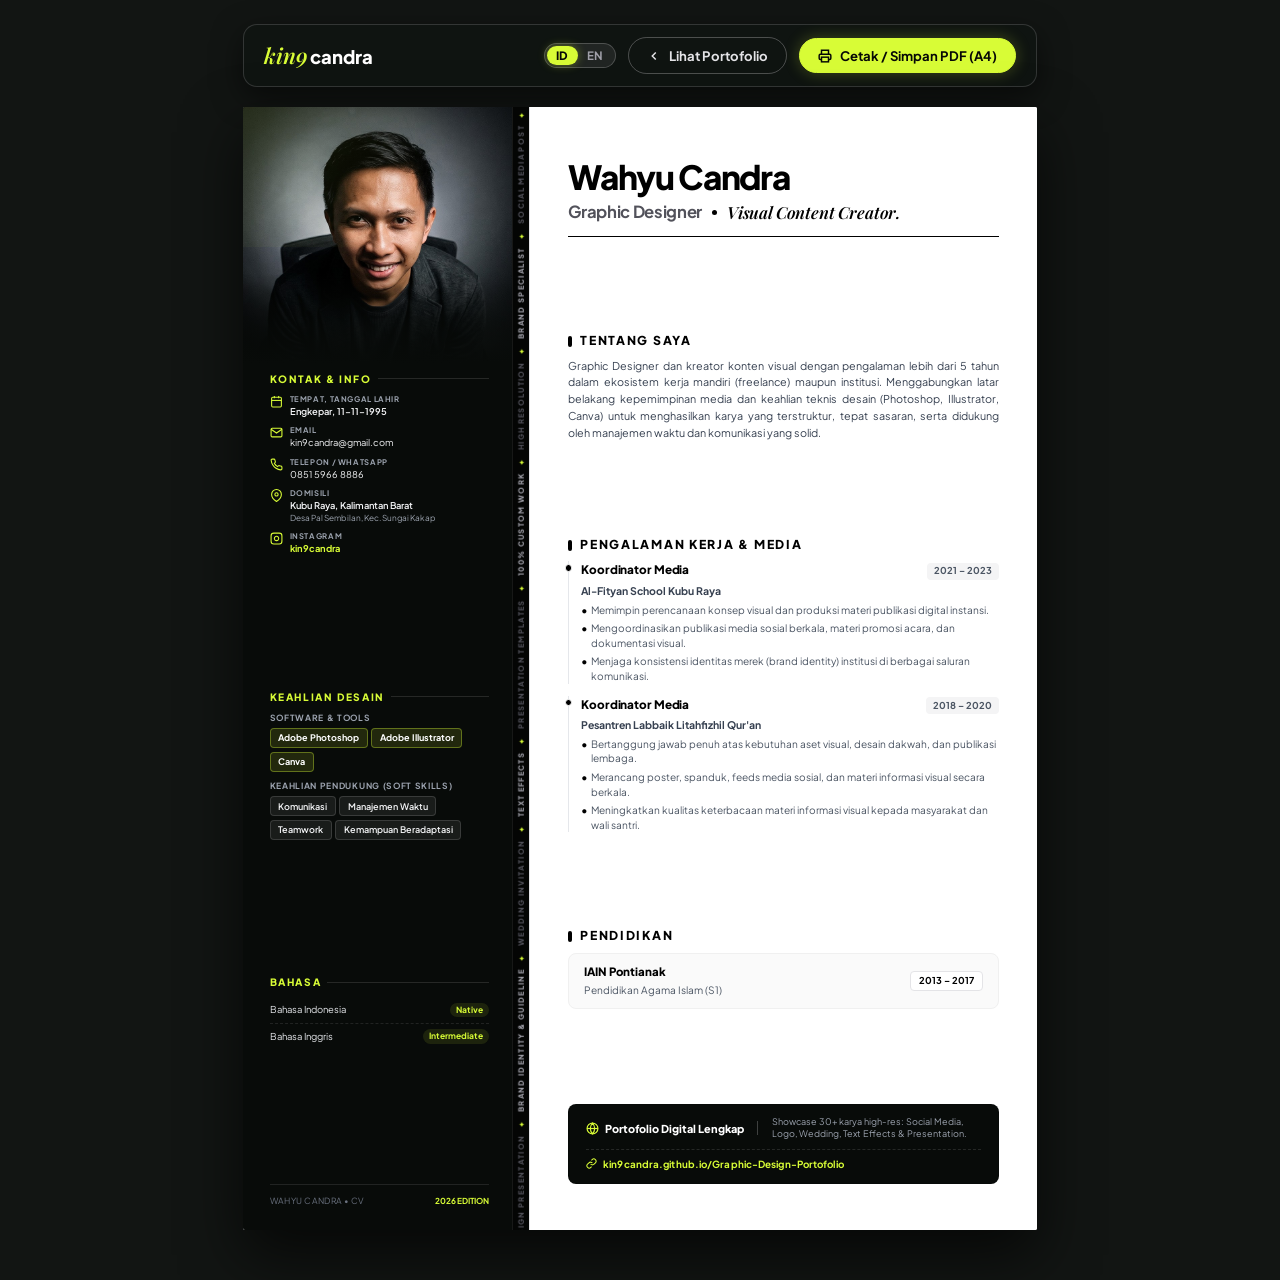
<file: cv.html>
<!DOCTYPE html>
<html lang="id">
<head>
  <meta charset="UTF-8">
  <meta name="viewport" content="width=device-width, initial-scale=1.0">
  <title>Curriculum Vitae - Wahyu Candra | Graphic Designer</title>
  <meta name="description" content="Curriculum Vitae resmi Wahyu Candra (kin9candra) - Graphic Designer dan Kreator Konten Visual profesional.">
  
  <!-- Favicon -->
  <link rel="icon" type="image/png" href="Icon%20Website/Logo%20kin9candra%20white.png">

  <!-- Google Fonts: Plus Jakarta Sans & Playfair Display -->
  <link rel="preconnect" href="https://fonts.googleapis.com">
  <link rel="preconnect" href="https://fonts.gstatic.com" crossorigin>
  <link href="https://fonts.googleapis.com/css2?family=Playfair+Display:ital,wght@0,600;0,700;1,400;1,500;1,600&family=Plus+Jakarta+Sans:wght@300;400;500;600;700;800&display=swap" rel="stylesheet">

  <style>
    /* ===================================================================
       CSS RESET & VARIABLES
       =================================================================== */
    *, *::before, *::after {
      box-sizing: border-box;
      margin: 0;
      padding: 0;
    }

    :root {
      --color-dark: #080b09;
      --color-dark-surface: #101412;
      --color-dark-border: rgba(255, 255, 255, 0.12);
      --accent-lime: #d8fc36;
      --accent-pink: #ff3b81;
      --accent-purple: #a855f7;
      --accent-lime-glow: rgba(216, 252, 54, 0.35);
      
      --color-white: #ffffff;
      --color-light-bg: #fbfbfb;
      --color-text-main: #18181b;
      --color-text-muted: #52525b;
      --color-border-light: #e4e4e7;
      
      --font-sans: 'Plus Jakarta Sans', -apple-system, BlinkMacSystemFont, sans-serif;
      --font-serif: 'Playfair Display', Georgia, serif;
    }

    body {
      font-family: var(--font-sans);
      background-color: #121513;
      color: var(--color-text-main);
      line-height: 1.45;
      -webkit-font-smoothing: antialiased;
      padding: 24px 15px 50px;
      display: flex;
      flex-direction: column;
      align-items: center;
    }

    /* ===================================================================
       FLOATING ACTION BAR (SCREEN ONLY)
       =================================================================== */
    .action-bar {
      width: 100%;
      max-width: 210mm;
      display: flex;
      justify-content: space-between;
      align-items: center;
      margin-bottom: 20px;
      padding: 12px 20px;
      background: rgba(16, 20, 18, 0.9);
      backdrop-filter: blur(12px);
      -webkit-backdrop-filter: blur(12px);
      border: 1px solid rgba(255, 255, 255, 0.15);
      border-radius: 14px;
      box-shadow: 0 10px 30px rgba(0, 0, 0, 0.5);
    }

    .action-brand {
      display: inline-flex;
      align-items: baseline;
      text-decoration: none;
    }

    .brand-kin9 {
      font-family: var(--font-serif);
      font-style: italic;
      font-size: 1.35rem;
      font-weight: 600;
      color: var(--accent-lime);
    }

    .brand-candra {
      font-family: var(--font-sans);
      font-weight: 800;
      font-size: 1.15rem;
      color: #ffffff;
      margin-left: 2px;
    }

    .action-buttons {
      display: flex;
      align-items: center;
      gap: 12px;
    }

    .btn-action {
      display: inline-flex;
      align-items: center;
      gap: 8px;
      padding: 8px 18px;
      border-radius: 9999px;
      font-size: 0.82rem;
      font-weight: 700;
      text-decoration: none;
      cursor: pointer;
      transition: all 0.25s ease;
      font-family: var(--font-sans);
    }

    .btn-back {
      background: transparent;
      color: #e4e4e7;
      border: 1px solid rgba(255, 255, 255, 0.25);
    }

    .btn-back:hover {
      background: rgba(255, 255, 255, 0.1);
      color: #ffffff;
    }

    .btn-print {
      background: var(--accent-lime);
      color: #060806;
      border: 1px solid var(--accent-lime);
      box-shadow: 0 0 15px rgba(216, 252, 54, 0.25);
    }

    .btn-print:hover {
      background: #ffffff;
      border-color: #ffffff;
      transform: translateY(-1px);
      box-shadow: 0 4px 18px rgba(255, 255, 255, 0.35);
    }

    /* ===================================================================
       A4 CV SHEET CONTAINER
       Exact Standard Dimensions: 210mm x 297mm
       3-Column Grid:
       1. Dark Sidebar: 71mm
       2. Vertical Divider Strip (Static Running Text): 5mm
       3. Main Clean White Column: 134mm
       Total = 210mm
       =================================================================== */
    .cv-sheet {
      width: 210mm;
      height: 297mm;
      min-height: 297mm;
      max-height: 297mm;
      background: var(--color-white);
      box-shadow: 0 25px 60px rgba(0, 0, 0, 0.65);
      border-radius: 2px;
      overflow: hidden;
      display: grid;
      grid-template-columns: 71mm 5mm 134mm;
      position: relative;
    }

    /* ===================================================================
       1. LEFT COLUMN (DARK LUXURY EDITORIAL SIDEBAR)
       Tanpa frame foto, subjek presisi di tengah bidang,
       dengan 5 floating badges statis khas headline portofolio.
       =================================================================== */
    .sidebar-col {
      background-color: var(--color-dark);
      color: #ffffff;
      display: flex;
      flex-direction: column;
      justify-content: space-between;
      position: relative;
      overflow: hidden;
    }

    /* Subtle atmospheric glow effect */
    .sidebar-col::before {
      content: "";
      position: absolute;
      top: 0;
      left: 0;
      width: 100%;
      height: 140px;
      background: radial-gradient(circle at top left, rgba(216, 252, 54, 0.1) 0%, transparent 70%);
      pointer-events: none;
      z-index: 1;
    }

    /* Photo Showcase Header (Seamless, NO Frame, Center-Subject) */
    .hero-photo-showcase {
      width: 100%;
      height: 68mm;
      position: relative;
      overflow: hidden;
      background-color: #060806;
      flex-shrink: 0;
    }

    .hero-photo-img {
      width: 100%;
      height: 100%;
      object-fit: cover;
      object-position: center 10%; /* Subjek Wahyu Candra presisi di tengah bidang horizontal */
      display: block;
    }

    /* Smooth Gradient Fade at Bottom of Photo into Dark Sidebar */
    .hero-photo-fade {
      position: absolute;
      bottom: 0;
      left: 0;
      width: 100%;
      height: 24mm;
      background: linear-gradient(to bottom, transparent 0%, rgba(8, 11, 9, 0.7) 60%, var(--color-dark) 100%);
      pointer-events: none;
      z-index: 2;
    }

    /* Sidebar Main Content (Padded Text Sections) */
    .sidebar-content {
      padding: 2mm 6mm 6mm 7mm;
      position: relative;
      z-index: 3;
      display: flex;
      flex-direction: column;
      justify-content: space-between;
      flex: 1;
    }

    /* Sidebar Content Sections */
    .sidebar-section {
      margin-bottom: 3.8mm;
      position: relative;
    }

    .sidebar-title {
      font-family: var(--font-sans);
      font-size: 7.6pt;
      font-weight: 800;
      letter-spacing: 0.16em;
      text-transform: uppercase;
      color: var(--accent-lime);
      margin-bottom: 2mm;
      display: flex;
      align-items: center;
      gap: 6px;
    }

    .sidebar-title::after {
      content: "";
      flex: 1;
      height: 1px;
      background: rgba(255, 255, 255, 0.12);
    }

    /* Contact List */
    .contact-list {
      list-style: none;
      display: flex;
      flex-direction: column;
      gap: 2.1mm;
    }

    .contact-item {
      display: flex;
      align-items: flex-start;
      gap: 7px;
      font-size: 7pt;
      color: #d1d5db;
      line-height: 1.35;
    }

    .contact-icon {
      width: 13px;
      height: 13px;
      flex-shrink: 0;
      color: var(--accent-lime);
      margin-top: 1px;
    }

    .contact-meta-label {
      display: block;
      font-size: 5.8pt;
      font-weight: 700;
      text-transform: uppercase;
      letter-spacing: 0.08em;
      color: #9ca3af;
      margin-bottom: 0.5px;
    }

    .contact-val {
      font-weight: 600;
      color: #f3f4f6;
    }

    .contact-sub {
      font-size: 6.2pt;
      color: #9ca3af;
      margin-top: 0.5px;
    }

    .contact-link {
      color: #f3f4f6;
      text-decoration: none;
      transition: color 0.2s;
      word-break: break-all;
    }

    .contact-link:hover {
      color: var(--accent-lime);
    }

    /* Skills Badges */
    .skills-group {
      display: flex;
      flex-direction: column;
      gap: 2.2mm;
    }

    .skill-sub-label {
      font-size: 6.4pt;
      font-weight: 700;
      text-transform: uppercase;
      letter-spacing: 0.08em;
      color: #9ca3af;
      margin-bottom: 1mm;
    }

    .skill-pills {
      display: flex;
      flex-wrap: wrap;
      gap: 3.5px;
    }

    .skill-pill {
      font-size: 6.8pt;
      font-weight: 600;
      padding: 2.5px 7.5px;
      border-radius: 4px;
      background: rgba(255, 255, 255, 0.07);
      border: 1px solid rgba(255, 255, 255, 0.14);
      color: #f3f4f6;
    }

    .skill-pill.highlight {
      background: rgba(216, 252, 54, 0.12);
      border-color: rgba(216, 252, 54, 0.35);
      color: #ffffff;
      font-weight: 700;
    }

    /* Languages */
    .lang-item {
      display: flex;
      justify-content: space-between;
      align-items: center;
      font-size: 7.1pt;
      padding: 1.5mm 0;
      border-bottom: 1px dashed rgba(255, 255, 255, 0.1);
      color: #e5e7eb;
    }

    .lang-item:last-child {
      border-bottom: none;
    }

    .lang-level {
      font-size: 6.4pt;
      font-weight: 700;
      color: var(--accent-lime);
      background: rgba(216, 252, 54, 0.1);
      padding: 1px 6px;
      border-radius: 9999px;
    }

    .sidebar-footer-brand {
      padding-top: 2.5mm;
      border-top: 1px solid rgba(255, 255, 255, 0.1);
      display: flex;
      align-items: center;
      justify-content: space-between;
    }

    .brand-mini-text {
      font-size: 6.4pt;
      color: #6b7280;
      letter-spacing: 0.05em;
    }

    /* ===================================================================
       2. VERTICAL DIVIDER SPINE (STATIC RUNNING TEXT STRIP)
       Diadaptasi dari Running Text Marquee Web Portofolio
       Menjadi garis pembatas vertikal statis setinggi 297mm
       =================================================================== */
    .vertical-divider-spine {
      background-color: #040504;
      border-left: 1px solid rgba(255, 255, 255, 0.08);
      border-right: 1px solid #e4e4e7;
      display: flex;
      align-items: center;
      justify-content: center;
      overflow: hidden;
      position: relative;
      height: 100%;
    }

    .spine-ticker-text {
      writing-mode: vertical-rl;
      transform: rotate(180deg);
      white-space: nowrap;
      font-family: var(--font-sans);
      font-size: 5.6pt;
      font-weight: 800;
      letter-spacing: 0.18em;
      text-transform: uppercase;
      color: #52525b;
      user-select: none;
      display: flex;
      align-items: center;
    }

    .spine-ticker-text span.ticker-highlight {
      color: #a1a1aa;
    }

    .spine-ticker-text .spine-dot {
      color: var(--accent-lime);
      font-size: 5pt;
      margin: 1.8mm 0;
      display: inline-block;
    }

    /* ===================================================================
       3. RIGHT COLUMN (PURE WHITE CLEAN EDITORIAL CONTENT)
       =================================================================== */
    .main-col {
      background-color: var(--color-white);
      padding: 14mm 10mm 12mm 10mm;
      display: flex;
      flex-direction: column;
      justify-content: space-between;
      height: 100%;
    }

    /* Header Profile Info */
    .main-header {
      border-bottom: 1.5px solid #000000;
      padding-bottom: 3.2mm;
      margin-bottom: 4mm;
    }

    .name-heading {
      font-family: var(--font-sans);
      font-size: 25pt;
      font-weight: 800;
      letter-spacing: -0.04em;
      line-height: 1;
      color: #000000;
      margin-bottom: 1.8mm;
    }

    .role-heading {
      font-family: var(--font-sans);
      font-size: 12.5pt;
      font-weight: 700;
      color: var(--color-text-muted);
      letter-spacing: -0.02em;
      display: flex;
      align-items: center;
      gap: 6px;
    }

    .role-serif-accent {
      font-family: var(--font-serif);
      font-style: italic;
      font-weight: 600;
      color: #000000;
      letter-spacing: -0.01em;
    }

    .role-badge {
      display: inline-block;
      width: 5px;
      height: 5px;
      border-radius: 50%;
      background-color: #000000;
      margin: 0 4px;
    }

    /* Content Section */
    .content-section {
      margin-bottom: 4mm;
    }

    .section-title {
      font-family: var(--font-sans);
      font-size: 9.2pt;
      font-weight: 800;
      letter-spacing: 0.14em;
      text-transform: uppercase;
      color: #000000;
      margin-bottom: 2mm;
      display: flex;
      align-items: center;
      gap: 8px;
    }

    .section-title::before {
      content: "";
      display: inline-block;
      width: 4px;
      height: 11px;
      background: #000000;
      border-radius: 2px;
    }

    /* Professional Summary */
    .summary-text {
      font-size: 8.1pt;
      color: #374151;
      line-height: 1.55;
      text-align: justify;
    }

    /* Experience Timeline */
    .experience-list {
      display: flex;
      flex-direction: column;
      gap: 3.2mm;
    }

    .experience-item {
      position: relative;
      padding-left: 12px;
      border-left: 1.5px solid #e5e7eb;
    }

    .experience-item::before {
      content: "";
      position: absolute;
      left: -4.5px;
      top: 3px;
      width: 7.5px;
      height: 7.5px;
      border-radius: 50%;
      background: #000000;
      border: 1.5px solid #ffffff;
    }

    .exp-header {
      display: flex;
      justify-content: space-between;
      align-items: baseline;
      margin-bottom: 0.8mm;
    }

    .exp-role {
      font-size: 8.8pt;
      font-weight: 800;
      color: #000000;
      letter-spacing: -0.01em;
    }

    .exp-period {
      font-size: 7.1pt;
      font-weight: 700;
      color: #4b5563;
      background: #f4f4f5;
      padding: 1.5px 7px;
      border-radius: 4px;
    }

    .exp-company {
      font-size: 7.9pt;
      font-weight: 700;
      color: #374151;
      margin-bottom: 1.2mm;
    }

    .exp-bullets {
      list-style: none;
      display: flex;
      flex-direction: column;
      gap: 1mm;
    }

    .exp-bullets li {
      font-size: 7.6pt;
      color: #4b5563;
      line-height: 1.45;
      position: relative;
      padding-left: 10px;
    }

    .exp-bullets li::before {
      content: "•";
      position: absolute;
      left: 0;
      color: #000000;
      font-weight: bold;
    }

    /* Education Item */
    .edu-card {
      background: #fafafa;
      border: 1px solid #f0f0f0;
      border-radius: 8px;
      padding: 2.8mm 4mm;
      display: flex;
      justify-content: space-between;
      align-items: center;
    }

    .edu-inst {
      font-size: 8.6pt;
      font-weight: 800;
      color: #000000;
    }

    .edu-degree {
      font-size: 7.6pt;
      color: #4b5563;
      margin-top: 0.5mm;
    }

    .edu-period {
      font-size: 7.1pt;
      font-weight: 700;
      color: #000000;
      background: #ffffff;
      border: 1px solid #e4e4e7;
      padding: 2px 8px;
      border-radius: 4px;
    }

    /* Portfolio Callout Box (Seimbang & Proporsional: Judul | Deskripsi, lalu Link di Bawah) */
    .portfolio-callout {
      background: #080b09;
      border-radius: 8px;
      padding: 3mm 4.5mm 3.2mm;
      display: flex;
      flex-direction: column;
      gap: 2.2mm;
      color: #ffffff;
      border: 1px solid rgba(0, 0, 0, 0.1);
    }

    .callout-top-row {
      display: flex;
      align-items: center;
      gap: 3.5mm;
    }

    .callout-title {
      font-size: 8.2pt;
      font-weight: 800;
      color: #ffffff;
      display: flex;
      align-items: center;
      gap: 6px;
      white-space: nowrap;
      flex-shrink: 0;
    }

    .callout-divider-v {
      width: 1px;
      height: 14px;
      background: rgba(255, 255, 255, 0.22);
      flex-shrink: 0;
    }

    .callout-desc {
      font-size: 6.8pt;
      color: #9ca3af;
      line-height: 1.35;
      margin: 0;
    }

    .callout-bottom-row {
      display: flex;
      align-items: center;
      padding-top: 1.8mm;
      border-top: 1px dashed rgba(255, 255, 255, 0.12);
    }

    .callout-url-link {
      display: inline-flex;
      align-items: center;
      gap: 6px;
      font-family: var(--font-sans);
      font-size: 7.4pt;
      font-weight: 700;
      color: var(--accent-lime);
      text-decoration: none;
      letter-spacing: 0.01em;
      transition: all 0.2s ease;
    }

    .callout-url-link:hover {
      color: #ffffff;
    }

    /* Language Switcher Pill Toggle */
    .lang-switch {
      display: inline-flex;
      align-items: center;
      background: rgba(255, 255, 255, 0.08);
      border: 1px solid rgba(255, 255, 255, 0.2);
      border-radius: 9999px;
      padding: 2px;
      cursor: pointer;
      user-select: none;
      transition: all 0.25s ease;
      outline: none;
    }

    .lang-switch:hover {
      background: rgba(255, 255, 255, 0.15);
      border-color: rgba(216, 252, 54, 0.5);
    }

    .lang-switch .lang-option {
      font-family: var(--font-sans);
      font-size: 0.72rem;
      font-weight: 700;
      padding: 4px 9px;
      border-radius: 9999px;
      color: #a1a1aa;
      transition: all 0.25s ease;
      line-height: 1;
      letter-spacing: 0.04em;
    }

    .lang-switch .lang-option.active {
      background: var(--accent-lime);
      color: #060806;
      font-weight: 800;
      box-shadow: 0 0 10px rgba(216, 252, 54, 0.35);
    }

    /* ===================================================================
       PRINT STYLING (PERFECT 1-PAGE A4 OUTPUT)
       =================================================================== */
    @page {
      size: A4 portrait;
      margin: 0;
    }

    @media print {
      html, body {
        background: none !important;
        padding: 0 !important;
        margin: 0 !important;
        width: 210mm !important;
        height: 297mm !important;
      }

      .no-print {
        display: none !important;
      }

      .cv-sheet {
        box-shadow: none !important;
        border-radius: 0 !important;
        margin: 0 !important;
        width: 210mm !important;
        height: 297mm !important;
        min-height: 297mm !important;
        max-height: 297mm !important;
        page-break-after: avoid !important;
        page-break-inside: avoid !important;
      }
    }
  </style>
</head>
<body>

  <!-- ===================================================================
       Floating Action Bar (Disembunyikan Otomatis Saat Dicetak / Save PDF)
       =================================================================== -->
  <aside class="action-bar no-print" aria-label="Aksi Halaman CV">
    <a href="index.html" class="action-brand">
      <span class="brand-kin9">kin9</span><span class="brand-candra">candra</span>
    </a>

    <div class="action-buttons">
      <!-- Language Switcher Pill Toggle -->
      <button type="button" class="lang-switch" id="cvLangSwitch" aria-label="Ganti Bahasa / Switch Language" title="Ganti Bahasa / Switch Language">
        <span class="lang-option lang-id active">ID</span>
        <span class="lang-option lang-en">EN</span>
      </button>

      <a href="index.html" class="btn-action btn-back">
        <svg width="14" height="14" viewBox="0 0 24 24" fill="none" stroke="currentColor" stroke-width="2.5"><polyline points="15 18 9 12 15 6"></polyline></svg>
        <span data-i18n="cv_btn_back">Lihat Portofolio</span>
      </a>
      <button type="button" class="btn-action btn-print" onclick="window.print()">
        <svg width="14" height="14" viewBox="0 0 24 24" fill="none" stroke="currentColor" stroke-width="2.5"><polyline points="6 9 6 2 18 2 18 9"></polyline><path d="M6 18H4a2 2 0 0 1-2-2v-5a2 2 0 0 1 2-2h16a2 2 0 0 1 2 2v5a2 2 0 0 1-2 2h-2"></path><rect x="6" y="14" width="12" height="8"></rect></svg>
        <span data-i18n="cv_btn_print">Cetak / Simpan PDF (A4)</span>
      </button>
    </div>
  </aside>

  <!-- ===================================================================
       A4 CV Canvas Sheet (210mm x 297mm)
       =================================================================== -->
  <main class="cv-sheet" id="cvCanvas">

    <!-- ==================== 1. LEFT COLUMN (DARK SIDEBAR) ==================== -->
    <aside class="sidebar-col">
      
      <!-- Showcase Foto Subjek Asli: Bersih Tanpa Frame, Subjek Presisi di Tengah Bidang -->
      <div class="hero-photo-showcase">
        <img src="Headline/Wahyu_Candra_CV.jpg" alt="Foto Wahyu Candra - Graphic Designer" class="hero-photo-img">
        <div class="hero-photo-fade"></div>
      </div>

      <!-- Bagian Konten Teks Sidebar -->
      <div class="sidebar-content">
        
        <!-- 1. Kontak & Identitas Diri -->
        <section class="sidebar-section">
          <h2 class="sidebar-title" data-i18n="cv_title_contact">Kontak &amp; Info</h2>
          <ul class="contact-list">
            
            <!-- Tempat Tanggal Lahir -->
            <li class="contact-item">
              <svg class="contact-icon" viewBox="0 0 24 24" fill="none" stroke="currentColor" stroke-width="2"><rect x="3" y="4" width="18" height="18" rx="2" ry="2"></rect><line x1="16" y1="2" x2="16" y2="6"></line><line x1="8" y1="2" x2="8" y2="6"></line><line x1="3" y1="10" x2="21" y2="10"></line></svg>
              <div>
                <span class="contact-meta-label" data-i18n="cv_lbl_ttl">Tempat, Tanggal Lahir</span>
                <span class="contact-val" data-i18n="cv_val_ttl">Engkepar, 11-11-1995</span>
              </div>
            </li>

            <!-- Email -->
            <li class="contact-item">
              <svg class="contact-icon" viewBox="0 0 24 24" fill="none" stroke="currentColor" stroke-width="2"><path d="M4 4h16c1.1 0 2 .9 2 2v12c0 1.1-.9 2-2 2H4c-1.1 0-2-.9-2-2V6c0-1.1.9-2 2-2z"></path><polyline points="22,6 12,13 2,6"></polyline></svg>
              <div>
                <span class="contact-meta-label" data-i18n="cv_lbl_email">Email</span>
                <a href="mailto:kin9candra@gmail.com" class="contact-link">kin9candra@gmail.com</a>
              </div>
            </li>

            <!-- WhatsApp -->
            <li class="contact-item">
              <svg class="contact-icon" viewBox="0 0 24 24" fill="none" stroke="currentColor" stroke-width="2"><path d="M22 16.92v3a2 2 0 0 1-2.18 2 19.79 19.79 0 0 1-8.63-3.07 19.5 19.5 0 0 1-6-6 19.79 19.79 0 0 1-3.07-8.67A2 2 0 0 1 4.11 2h3a2 2 0 0 1 2 1.72 12.84 12.84 0 0 0 .7 2.81 2 2 0 0 1-.45 2.11L8.09 9.91a16 16 0 0 0 6 6l1.27-1.27a2 2 0 0 1 2.11-.45 12.84 12.84 0 0 0 2.81.7A2 2 0 0 1 22 16.92z"></path></svg>
              <div>
                <span class="contact-meta-label" data-i18n="cv_lbl_wa">Telepon / WhatsApp</span>
                <a href="https://wa.me/6285159668886" target="_blank" rel="noopener noreferrer" class="contact-link">0851 5966 8886</a>
              </div>
            </li>

            <!-- Domisili -->
            <li class="contact-item">
              <svg class="contact-icon" viewBox="0 0 24 24" fill="none" stroke="currentColor" stroke-width="2"><path d="M21 10c0 7-9 13-9 13s-9-6-9-13a9 9 0 0 1 18 0z"></path><circle cx="12" cy="10" r="3"></circle></svg>
              <div>
                <span class="contact-meta-label" data-i18n="cv_lbl_domisili">Domisili</span>
                <span class="contact-val" data-i18n="cv_val_domisili">Kubu Raya, Kalimantan Barat</span>
                <div class="contact-sub" data-i18n="cv_sub_domisili">Desa Pal Sembilan, Kec. Sungai Kakap</div>
              </div>
            </li>

            <!-- Instagram -->
            <li class="contact-item">
              <svg class="contact-icon" viewBox="0 0 24 24" fill="none" stroke="currentColor" stroke-width="2"><rect x="2" y="2" width="20" height="20" rx="5" ry="5"></rect><path d="M16 11.37A4 4 0 1 1 12.63 8 4 4 0 0 1 16 11.37z"></path><line x1="17.5" y1="6.5" x2="17.51" y2="6.5"></line></svg>
              <div>
                <span class="contact-meta-label" data-i18n="cv_lbl_ig">Instagram</span>
                <a href="https://instagram.com/kin9candra" target="_blank" rel="noopener noreferrer" class="contact-link" style="color: var(--accent-lime); font-weight: 700;">kin9candra</a>
              </div>
            </li>

          </ul>
        </section>

        <!-- 2. Keahlian Teknis (Hard Skills) -->
        <section class="sidebar-section">
          <h2 class="sidebar-title" data-i18n="cv_title_skills">Keahlian Desain</h2>
          <div class="skills-group">
            <div>
              <div class="skill-sub-label" data-i18n="cv_lbl_tools">Software &amp; Tools</div>
              <div class="skill-pills">
                <span class="skill-pill highlight">Adobe Photoshop</span>
                <span class="skill-pill highlight">Adobe Illustrator</span>
                <span class="skill-pill highlight">Canva</span>
              </div>
            </div>
            <div>
              <div class="skill-sub-label" data-i18n="cv_lbl_soft">Keahlian Pendukung (Soft Skills)</div>
              <div class="skill-pills">
                <span class="skill-pill" data-i18n="cv_skill_comm">Komunikasi</span>
                <span class="skill-pill" data-i18n="cv_skill_time">Manajemen Waktu</span>
                <span class="skill-pill" data-i18n="cv_skill_team">Teamwork</span>
                <span class="skill-pill" data-i18n="cv_skill_adapt">Kemampuan Beradaptasi</span>
              </div>
            </div>
          </div>
        </section>

        <!-- 3. Penguasaan Bahasa -->
        <section class="sidebar-section">
          <h2 class="sidebar-title" data-i18n="cv_title_lang">Bahasa</h2>
          <div>
            <div class="lang-item">
              <span data-i18n="cv_lang_id">Bahasa Indonesia</span>
              <span class="lang-level">Native</span>
            </div>
            <div class="lang-item">
              <span data-i18n="cv_lang_en">Bahasa Inggris</span>
              <span class="lang-level">Intermediate</span>
            </div>
          </div>
        </section>

        <!-- Sidebar Mini Footer -->
        <div class="sidebar-footer-brand">
          <span class="brand-mini-text">WAHYU CANDRA &bull; CV</span>
          <span style="font-size: 6.2pt; color: var(--accent-lime); font-weight: 700;">2026 EDITION</span>
        </div>

      </div>

    </aside>

    <!-- ==================== 2. VERTICAL DIVIDER SPINE (STATIC RUNNING TEXT STRIP) ==================== -->
    <div class="vertical-divider-spine" aria-hidden="true">
      <div class="spine-ticker-text">
        <span class="ticker-highlight">SOCIAL MEDIA POST</span><span class="spine-dot">✦</span>
        <span>LOGO DESIGN PRESENTATION</span><span class="spine-dot">✦</span>
        <span class="ticker-highlight">BRAND IDENTITY &amp; GUIDELINE</span><span class="spine-dot">✦</span>
        <span>WEDDING INVITATION</span><span class="spine-dot">✦</span>
        <span class="ticker-highlight">TEXT EFFECTS</span><span class="spine-dot">✦</span>
        <span>PRESENTATION TEMPLATES</span><span class="spine-dot">✦</span>
        <span class="ticker-highlight">100% CUSTOM WORK</span><span class="spine-dot">✦</span>
        <span>HIGH RESOLUTION</span><span class="spine-dot">✦</span>
        <span class="ticker-highlight">BRAND SPECIALIST</span><span class="spine-dot">✦</span>
        <span>SOCIAL MEDIA POST</span><span class="spine-dot">✦</span>
        <span class="ticker-highlight">LOGO DESIGN PRESENTATION</span><span class="spine-dot">✦</span>
      </div>
    </div>

    <!-- ==================== 3. RIGHT COLUMN (PURE WHITE CLEAN CONTENT) ==================== -->
    <section class="main-col">
      
      <!-- Profile Title Header -->
      <header class="main-header">
        <h1 class="name-heading">Wahyu Candra</h1>
        <div class="role-heading">
          <span>Graphic Designer</span>
          <span class="role-badge"></span>
          <span class="role-serif-accent">Visual Content Creator.</span>
        </div>
      </header>

      <!-- 1. Ringkasan Profesional -->
      <section class="content-section">
        <h2 class="section-title" data-i18n="cv_title_about">Tentang Saya</h2>
        <p class="summary-text" data-i18n="cv_desc_about">
          Graphic Designer dan kreator konten visual dengan pengalaman lebih dari 5 tahun dalam ekosistem kerja mandiri (freelance) maupun institusi. Menggabungkan latar belakang kepemimpinan media dan keahlian teknis desain (Photoshop, Illustrator, Canva) untuk menghasilkan karya yang terstruktur, tepat sasaran, serta didukung oleh manajemen waktu dan komunikasi yang solid.
        </p>
      </section>

      <!-- 2. Pengalaman Kerja & Media -->
      <section class="content-section">
        <h2 class="section-title" data-i18n="cv_title_exp">Pengalaman Kerja &amp; Media</h2>
        <div class="experience-list">
          
          <!-- Experience 1 -->
          <article class="experience-item">
            <div class="exp-header">
              <h3 class="exp-role" data-i18n="cv_exp1_role">Koordinator Media</h3>
              <span class="exp-period">2021 &ndash; 2023</span>
            </div>
            <div class="exp-company">Al-Fityan School Kubu Raya</div>
            <ul class="exp-bullets">
              <li data-i18n="cv_exp1_bullet1">Memimpin perencanaan konsep visual dan produksi materi publikasi digital instansi.</li>
              <li data-i18n="cv_exp1_bullet2">Mengoordinasikan publikasi media sosial berkala, materi promosi acara, dan dokumentasi visual.</li>
              <li data-i18n="cv_exp1_bullet3">Menjaga konsistensi identitas merek (brand identity) institusi di berbagai saluran komunikasi.</li>
            </ul>
          </article>

          <!-- Experience 2 -->
          <article class="experience-item">
            <div class="exp-header">
              <h3 class="exp-role" data-i18n="cv_exp2_role">Koordinator Media</h3>
              <span class="exp-period">2018 &ndash; 2020</span>
            </div>
            <div class="exp-company">Pesantren Labbaik Litahfizhil Qur'an</div>
            <ul class="exp-bullets">
              <li data-i18n="cv_exp2_bullet1">Bertanggung jawab penuh atas kebutuhan aset visual, desain dakwah, dan publikasi lembaga.</li>
              <li data-i18n="cv_exp2_bullet2">Merancang poster, spanduk, feeds media sosial, dan materi informasi visual secara berkala.</li>
              <li data-i18n="cv_exp2_bullet3">Meningkatkan kualitas keterbacaan materi informasi visual kepada masyarakat dan wali santri.</li>
            </ul>
          </article>

        </div>
      </section>

      <!-- 3. Pendidikan -->
      <section class="content-section">
        <h2 class="section-title" data-i18n="cv_title_edu">Pendidikan</h2>
        <div class="edu-card">
          <div>
            <div class="edu-inst">IAIN Pontianak</div>
            <div class="edu-degree" data-i18n="cv_edu_degree">Pendidikan Agama Islam (S1)</div>
          </div>
          <span class="edu-period">2013 &ndash; 2017</span>
        </div>
      </section>

      <!-- 4. Portofolio Callout Box (Seimbang: Judul | Deskripsi, lalu Link di Bawah) -->
      <footer class="portfolio-callout">
        <!-- Baris Atas: Judul (Kiri) + Pembatas Garis Vertikal + Deskripsi (Kanan) -->
        <div class="callout-top-row">
          <div class="callout-title">
            <svg width="13" height="13" viewBox="0 0 24 24" fill="none" stroke="var(--accent-lime)" stroke-width="2.2"><circle cx="12" cy="12" r="10"></circle><line x1="2" y1="12" x2="22" y2="12"></line><path d="M12 2a15.3 15.3 0 0 1 4 10 15.3 15.3 0 0 1-4 10 15.3 15.3 0 0 1-4-10 15.3 15.3 0 0 1 4-10z"></path></svg>
            <span data-i18n="cv_callout_title">Portofolio Digital Lengkap</span>
          </div>

          <div class="callout-divider-v" aria-hidden="true"></div>

          <p class="callout-desc" data-i18n="cv_callout_desc">Showcase 30+ karya high-res: Social Media, Logo, Wedding, Text Effects &amp; Presentation.</p>
        </div>

        <!-- Baris Bawah: Link Portofolio Menjangkau di Bawah Keduanya -->
        <div class="callout-bottom-row">
          <a href="https://kin9candra.github.io/Graphic-Design-Portofolio" target="_blank" rel="noopener noreferrer" class="callout-url-link">
            <svg width="11" height="11" viewBox="0 0 24 24" fill="none" stroke="currentColor" stroke-width="2.2"><path d="M10 13a5 5 0 0 0 7.54.54l3-3a5 5 0 0 0-7.07-7.07l-1.72 1.71"></path><path d="M14 11a5 5 0 0 0-7.54-.54l-3 3a5 5 0 0 0 7.07 7.07l1.71-1.71"></path></svg>
            <span>kin9candra.github.io/Graphic-Design-Portofolio</span>
          </a>
        </div>
      </footer>

    </section>

  </main>

  <!-- Scripts (with cache-busting version) -->
  <script src="js/i18n.js?v=2.2"></script>
</body>
</html>
</file>
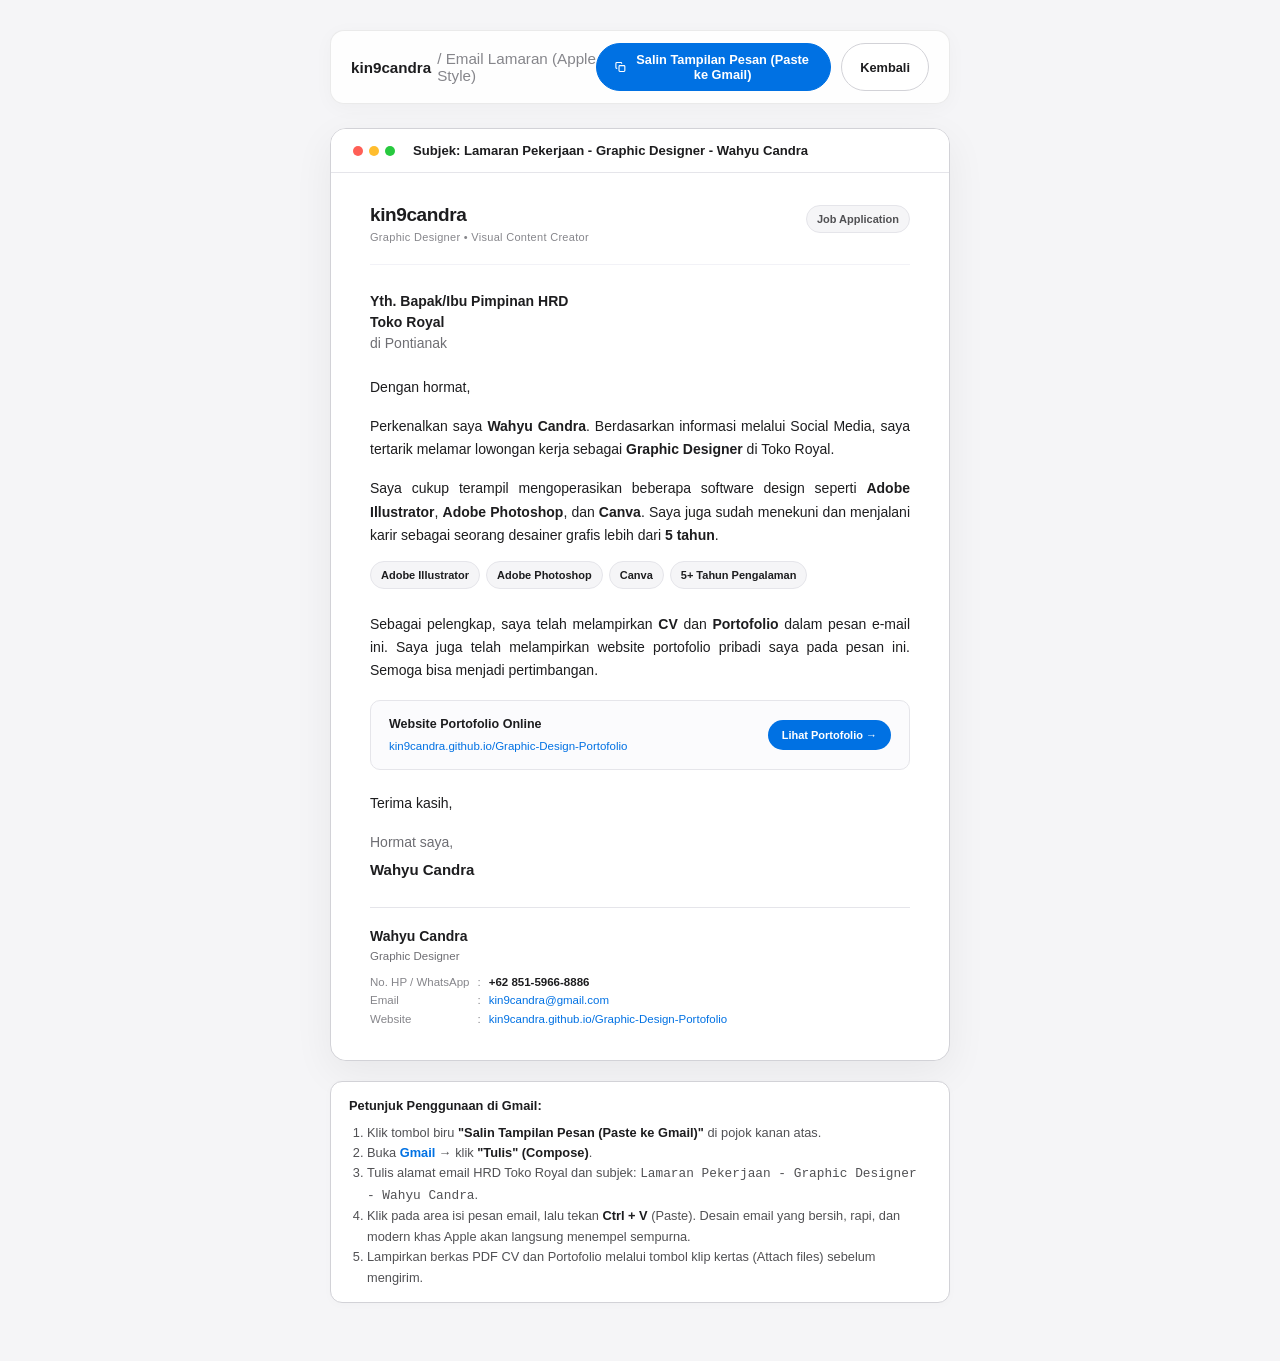
<file: email.html>
<!DOCTYPE html>
<html lang="id">

<head>
  <meta charset="UTF-8">
  <meta name="viewport" content="width=device-width, initial-scale=1.0">
  <title>Desain Email Lamaran - Wahyu Candra | Toko Royal (Apple Minimalist Edition)</title>
  <meta name="description"
    content="Template Email Lamaran Kerja Graphic Designer untuk Toko Royal oleh Wahyu Candra - Nuansa Bersih & Modern khas Apple.">

  <style>
    /* ===================================================================
       PREVIEW PAGE WRAPPER (APPLE CLEAN LIGHT AESTHETIC)
       =================================================================== */
    *,
    *::before,
    *::after {
      box-sizing: border-box;
      margin: 0;
      padding: 0;
    }

    body {
      font-family: -apple-system, BlinkMacSystemFont, "Segoe UI", Roboto, Helvetica, Arial, sans-serif;
      background-color: #f5f5f7;
      color: #1d1d1f;
      padding: 30px 15px 60px;
      display: flex;
      flex-direction: column;
      align-items: center;
      min-height: 100vh;
      -webkit-font-smoothing: antialiased;
    }

    /* Top Action Toolbar */
    .top-toolbar {
      width: 100%;
      max-width: 620px;
      display: flex;
      justify-content: space-between;
      align-items: center;
      margin-bottom: 24px;
      padding: 12px 20px;
      background: rgba(255, 255, 255, 0.85);
      backdrop-filter: blur(20px);
      -webkit-backdrop-filter: blur(20px);
      border: 1px solid rgba(0, 0, 0, 0.08);
      border-radius: 14px;
      box-shadow: 0 4px 20px rgba(0, 0, 0, 0.03);
    }

    .brand-title {
      font-size: 0.95rem;
      font-weight: 700;
      color: #1d1d1f;
      display: flex;
      align-items: center;
      gap: 6px;
    }

    .brand-title span {
      font-weight: 400;
      color: #86868b;
    }

    .btn-group {
      display: flex;
      gap: 10px;
    }

    .btn {
      display: inline-flex;
      align-items: center;
      gap: 7px;
      padding: 8px 18px;
      border-radius: 9999px;
      font-size: 0.8rem;
      font-weight: 600;
      cursor: pointer;
      text-decoration: none;
      transition: all 0.2s ease;
      font-family: inherit;
    }

    .btn-copy {
      background: #0071e3;
      color: #ffffff;
      border: 1px solid #0071e3;
    }

    .btn-copy:hover {
      background: #0077ed;
      box-shadow: 0 4px 12px rgba(0, 113, 227, 0.3);
      transform: translateY(-1px);
    }

    .btn-secondary {
      background: #ffffff;
      color: #1d1d1f;
      border: 1px solid #d2d2d7;
    }

    .btn-secondary:hover {
      background: #f5f5f7;
    }

    /* Notification Toast */
    .toast {
      position: fixed;
      bottom: 25px;
      background: #1d1d1f;
      color: #ffffff;
      padding: 11px 24px;
      border-radius: 9999px;
      font-size: 0.85rem;
      font-weight: 600;
      box-shadow: 0 10px 30px rgba(0, 0, 0, 0.15);
      opacity: 0;
      pointer-events: none;
      transition: opacity 0.3s ease, transform 0.3s ease;
      transform: translateY(10px);
      z-index: 1000;
    }

    .toast.show {
      opacity: 1;
      transform: translateY(0);
    }

    /* Gmail Preview Window */
    .gmail-window {
      width: 100%;
      max-width: 620px;
      background: #ffffff;
      border-radius: 16px;
      overflow: hidden;
      box-shadow: 0 12px 40px rgba(0, 0, 0, 0.06);
      border: 1px solid #d2d2d7;
    }

    .gmail-chrome-bar {
      background: #ffffff;
      padding: 14px 22px;
      border-bottom: 1px solid #e5e5ea;
      display: flex;
      align-items: center;
      gap: 12px;
      font-size: 0.82rem;
      color: #1d1d1f;
    }

    .gmail-dots {
      display: flex;
      gap: 6px;
    }

    .gmail-dot {
      width: 10px;
      height: 10px;
      border-radius: 50%;
    }

    .dot-red {
      background: #ff5f56;
    }

    .dot-yellow {
      background: #ffbd2e;
    }

    .dot-green {
      background: #27c93f;
    }

    .gmail-subject-line {
      font-weight: 600;
      color: #1d1d1f;
      margin-left: 6px;
    }

    /* Instruction Note */
    .instruction-note {
      max-width: 620px;
      width: 100%;
      margin-top: 20px;
      background: #ffffff;
      border: 1px solid #d2d2d7;
      border-radius: 12px;
      padding: 14px 18px;
      font-size: 0.8rem;
      color: #515154;
      line-height: 1.6;
      box-shadow: 0 2px 10px rgba(0, 0, 0, 0.02);
    }

    .instruction-note strong {
      color: #1d1d1f;
    }
  </style>
</head>

<body>

  <!-- Top Action Toolbar -->
  <aside class="top-toolbar">
    <div class="brand-title">
      kin9candra <span>/ Email Lamaran (Apple Style)</span>
    </div>

    <div class="btn-group">
      <button type="button" class="btn btn-copy" onclick="copyEmailContent()">
        <svg width="14" height="14" viewBox="0 0 24 24" fill="none" stroke="currentColor" stroke-width="2.5">
          <rect x="9" y="9" width="13" height="13" rx="2" ry="2"></rect>
          <path d="M5 15H4a2 2 0 0 1-2-2V4a2 2 0 0 1 2-2h9a2 2 0 0 1 2 2v1"></path>
        </svg>
        <span>Salin Tampilan Pesan (Paste ke Gmail)</span>
      </button>

      <a href="index.html" class="btn btn-secondary">
        <span>Kembali</span>
      </a>
    </div>
  </aside>

  <!-- Notification Toast -->
  <div class="toast" id="toastMessage">Pesan berhasil disalin! Silakan langsung Paste (Ctrl+V) di Gmail.</div>

  <!-- Gmail Client Window Container -->
  <div class="gmail-window">

    <!-- Window Bar Header -->
    <div class="gmail-chrome-bar">
      <div class="gmail-dots">
        <span class="gmail-dot dot-red"></span>
        <span class="gmail-dot dot-yellow"></span>
        <span class="gmail-dot dot-green"></span>
      </div>
      <div class="gmail-subject-line">Subjek: Lamaran Pekerjaan - Graphic Designer - Wahyu Candra</div>
    </div>

    <!-- ===================================================================
         DESAIN PESAN EMAIL HTML RESMI (NUANSA CLEAN APPLE AESTHETIC)
         100% Menggunakan Inline CSS & Font Bawaan Gmail (Arial & Helvetica)
         Tanpa latar hitam pekat, tanpa warna hijau neon. Bersih & Elegan.
         =================================================================== -->
    <div id="emailContainer"
      style="background-color: #ffffff; padding: 32px 30px; font-family: -apple-system, BlinkMacSystemFont, Arial, Helvetica, sans-serif; color: #1d1d1f; line-height: 1.65; max-width: 600px; margin: 0 auto;">

      <!-- 1. Header Minimalis Brand kin9candra -->
      <table border="0" cellpadding="0" cellspacing="0" width="100%"
        style="margin-bottom: 26px; padding-bottom: 18px; border-bottom: 1px solid #f2f2f7;">
        <tr>
          <td>
            <div
              style="font-family: -apple-system, BlinkMacSystemFont, Arial, Helvetica, sans-serif; font-size: 19px; font-weight: 800; color: #1d1d1f; letter-spacing: -0.4px; line-height: 1;">
              kin9candra
            </div>
            <div
              style="font-family: -apple-system, BlinkMacSystemFont, Arial, Helvetica, sans-serif; font-size: 11px; color: #86868b; letter-spacing: 0.3px; margin-top: 4px; font-weight: 500;">
              Graphic Designer &bull; Visual Content Creator
            </div>
          </td>
          <td align="right" valign="top">
            <span
              style="display: inline-block; font-family: -apple-system, BlinkMacSystemFont, Arial, Helvetica, sans-serif; font-size: 11px; font-weight: 600; color: #515154; background-color: #f5f5f7; border: 1px solid #e5e5ea; padding: 4px 10px; border-radius: 20px;">
              Job Application
            </span>
          </td>
        </tr>
      </table>

      <!-- 2. Penerima Surat -->
      <div
        style="margin-bottom: 22px; font-family: -apple-system, BlinkMacSystemFont, Arial, Helvetica, sans-serif; font-size: 14px; line-height: 1.5; color: #1d1d1f;">
        <div style="font-weight: 700; color: #1d1d1f;">Yth. Bapak/Ibu Pimpinan HRD</div>
        <div style="font-weight: 700; color: #1d1d1f;">Toko Royal</div>
        <div style="color: #6e6e73;">di Pontianak</div>
      </div>

      <!-- 3. Salam Pembuka -->
      <p
        style="margin: 0 0 16px 0; font-family: -apple-system, BlinkMacSystemFont, Arial, Helvetica, sans-serif; font-size: 14px; color: #1d1d1f;">
        Dengan hormat,
      </p>

      <!-- 4. Paragraf 1: Pengenalan & Minat Lamaran -->
      <p
        style="margin: 0 0 16px 0; font-family: -apple-system, BlinkMacSystemFont, Arial, Helvetica, sans-serif; font-size: 14px; color: #1d1d1f; text-align: justify; line-height: 1.65;">
        Perkenalkan saya <strong>Wahyu Candra</strong>. Berdasarkan informasi melalui Social Media, saya tertarik
        melamar lowongan kerja sebagai <strong>Graphic Designer</strong> di Toko Royal.
      </p>

      <!-- 5. Paragraf 2: Keahlian Teknis & Pengalaman -->
      <p
        style="margin: 0 0 14px 0; font-family: -apple-system, BlinkMacSystemFont, Arial, Helvetica, sans-serif; font-size: 14px; color: #1d1d1f; text-align: justify; line-height: 1.65;">
        Saya cukup terampil mengoperasikan beberapa software design seperti <strong>Adobe Illustrator</strong>,
        <strong>Adobe Photoshop</strong>, dan <strong>Canva</strong>. Saya juga sudah menekuni dan menjalani karir
        sebagai seorang desainer grafis lebih dari <strong>5 tahun</strong>.
      </p>

      <!-- 6. Tag Keahlian Minimalis (Apple Style Soft Pills) -->
      <table border="0" cellpadding="0" cellspacing="0" style="margin-bottom: 18px;">
        <tr>
          <td style="padding-right: 6px; padding-bottom: 6px;">
            <span
              style="display: inline-block; font-family: -apple-system, BlinkMacSystemFont, Arial, Helvetica, sans-serif; font-size: 11px; font-weight: 600; color: #1d1d1f; background-color: #f5f5f7; border: 1px solid #e5e5ea; padding: 4px 10px; border-radius: 20px;">
              Adobe Illustrator
            </span>
          </td>
          <td style="padding-right: 6px; padding-bottom: 6px;">
            <span
              style="display: inline-block; font-family: -apple-system, BlinkMacSystemFont, Arial, Helvetica, sans-serif; font-size: 11px; font-weight: 600; color: #1d1d1f; background-color: #f5f5f7; border: 1px solid #e5e5ea; padding: 4px 10px; border-radius: 20px;">
              Adobe Photoshop
            </span>
          </td>
          <td style="padding-right: 6px; padding-bottom: 6px;">
            <span
              style="display: inline-block; font-family: -apple-system, BlinkMacSystemFont, Arial, Helvetica, sans-serif; font-size: 11px; font-weight: 600; color: #1d1d1f; background-color: #f5f5f7; border: 1px solid #e5e5ea; padding: 4px 10px; border-radius: 20px;">
              Canva
            </span>
          </td>
          <td style="padding-bottom: 6px;">
            <span
              style="display: inline-block; font-family: -apple-system, BlinkMacSystemFont, Arial, Helvetica, sans-serif; font-size: 11px; font-weight: 600; color: #1d1d1f; background-color: #f5f5f7; border: 1px solid #e5e5ea; padding: 4px 10px; border-radius: 20px;">
              5+ Tahun Pengalaman
            </span>
          </td>
        </tr>
      </table>

      <!-- 7. Paragraf 3: Lampiran CV & Portofolio -->
      <p
        style="margin: 0 0 18px 0; font-family: -apple-system, BlinkMacSystemFont, Arial, Helvetica, sans-serif; font-size: 14px; color: #1d1d1f; text-align: justify; line-height: 1.65;">
        Sebagai pelengkap, saya telah melampirkan <strong>CV</strong> dan <strong>Portofolio</strong> dalam pesan e-mail
        ini. Saya juga telah melampirkan website portofolio pribadi saya pada pesan ini. Semoga bisa menjadi
        pertimbangan.
      </p>

      <!-- 8. Kotak Tautan Portofolio Online (Clean Card khas Apple) -->
      <table border="0" cellpadding="0" cellspacing="0" width="100%"
        style="background-color: #fbfbfd; border: 1px solid #e5e5ea; border-radius: 10px; margin-bottom: 22px;">
        <tr>
          <td style="padding: 13px 18px;">
            <table border="0" cellpadding="0" cellspacing="0" width="100%">
              <tr>
                <td>
                  <div
                    style="font-family: -apple-system, BlinkMacSystemFont, Arial, Helvetica, sans-serif; font-size: 12.5px; font-weight: 700; color: #1d1d1f;">
                    Website Portofolio Online
                  </div>
                  <div
                    style="font-family: -apple-system, BlinkMacSystemFont, Arial, Helvetica, sans-serif; font-size: 11.5px; color: #0071e3; margin-top: 2px;">
                    kin9candra.github.io/Graphic-Design-Portofolio
                  </div>
                </td>
                <td align="right">
                  <a href="https://kin9candra.github.io/Graphic-Design-Portofolio" target="_blank"
                    style="display: inline-block; background-color: #0071e3; color: #ffffff; font-family: -apple-system, BlinkMacSystemFont, Arial, Helvetica, sans-serif; font-size: 11px; font-weight: 600; text-decoration: none; padding: 6px 14px; border-radius: 20px;">
                    Lihat Portofolio &rarr;
                  </a>
                </td>
              </tr>
            </table>
          </td>
        </tr>
      </table>

      <!-- 9. Penutup Surat -->
      <p
        style="margin: 0 0 16px 0; font-family: -apple-system, BlinkMacSystemFont, Arial, Helvetica, sans-serif; font-size: 14px; color: #1d1d1f;">
        Terima kasih,
      </p>

      <p
        style="margin: 0 0 4px 0; font-family: -apple-system, BlinkMacSystemFont, Arial, Helvetica, sans-serif; font-size: 14px; color: #6e6e73;">
        Hormat saya,
      </p>
      <p
        style="margin: 0 0 24px 0; font-family: -apple-system, BlinkMacSystemFont, Arial, Helvetica, sans-serif; font-weight: 700; font-size: 15px; color: #1d1d1f;">
        Wahyu Candra
      </p>

      <!-- 10. Garis Pemisah Signature Minimalis -->
      <div style="border-top: 1px solid #e5e5ea; width: 100%; margin-bottom: 18px;"></div>

      <!-- 11. Signature Block Murni Teks (Tanpa Ikon WC, Clean & Langsung Teks) -->
      <div
        style="font-family: -apple-system, BlinkMacSystemFont, Arial, Helvetica, sans-serif; font-size: 12.5px; color: #1d1d1f; line-height: 1.5;">
        <div style="font-weight: 700; font-size: 14px; color: #1d1d1f;">
          Wahyu Candra
        </div>
        <div style="color: #6e6e73; font-size: 11.5px; margin-top: 1px; margin-bottom: 8px;">
          Graphic Designer
        </div>

        <table border="0" cellpadding="0" cellspacing="0"
          style="font-family: -apple-system, BlinkMacSystemFont, Arial, Helvetica, sans-serif; font-size: 11.5px; color: #424245; line-height: 1.6;">
          <tr>
            <td style="color: #86868b; padding-right: 8px;">No. HP / WhatsApp</td>
            <td style="color: #86868b; padding-right: 8px;">:</td>
            <td><a href="https://wa.me/6285159668886" target="_blank"
                style="color: #1d1d1f; font-weight: 600; text-decoration: none;">+62 851-5966-8886</a></td>
          </tr>
          <tr>
            <td style="color: #86868b; padding-right: 8px;">Email</td>
            <td style="color: #86868b; padding-right: 8px;">:</td>
            <td><a href="mailto:kin9candra@gmail.com"
                style="color: #0071e3; font-weight: 500; text-decoration: none;">kin9candra@gmail.com</a></td>
          </tr>
          <tr>
            <td style="color: #86868b; padding-right: 8px;">Website</td>
            <td style="color: #86868b; padding-right: 8px;">:</td>
            <td><a href="https://kin9candra.github.io/Graphic-Design-Portofolio" target="_blank"
                style="color: #0071e3; font-weight: 500; text-decoration: none;">kin9candra.github.io/Graphic-Design-Portofolio</a>
            </td>
          </tr>
        </table>
      </div>

    </div>

  </div>

  <!-- Petunjuk Praktis untuk Pengguna -->
  <div class="instruction-note">
    <strong>Petunjuk Penggunaan di Gmail:</strong>
    <ol style="margin-top: 6px; padding-left: 18px; line-height: 1.6;">
      <li>Klik tombol biru <strong>"Salin Tampilan Pesan (Paste ke Gmail)"</strong> di pojok kanan atas.</li>
      <li>Buka <a href="https://mail.google.com" target="_blank"
          style="color: #0071e3; text-decoration: none; font-weight: 600;">Gmail</a> &rarr; klik <strong>"Tulis"
          (Compose)</strong>.</li>
      <li>Tulis alamat email HRD Toko Royal dan subjek:
        <code>Lamaran Pekerjaan - Graphic Designer - Wahyu Candra</code>.</li>
      <li>Klik pada area isi pesan email, lalu tekan <strong>Ctrl + V</strong> (Paste). Desain email yang bersih, rapi,
        dan modern khas Apple akan langsung menempel sempurna.</li>
      <li>Lampirkan berkas PDF CV dan Portofolio melalui tombol klip kertas (Attach files) sebelum mengirim.</li>
    </ol>
  </div>

  <!-- Script Copy to Clipboard (HTML & Rich Text) -->
  <script>
    async function copyEmailContent() {
      const emailElem = document.getElementById('emailContainer');
      const toast = document.getElementById('toastMessage');

      try {
        const htmlContent = emailElem.innerHTML;
        const textContent = emailElem.innerText;

        const blobHtml = new Blob([htmlContent], { type: 'text/html' });
        const blobText = new Blob([textContent], { type: 'text/plain' });

        const data = [new ClipboardItem({
          'text/html': blobHtml,
          'text/plain': blobText
        })];

        await navigator.clipboard.write(data);

        toast.classList.add('show');
        setTimeout(() => {
          toast.classList.remove('show');
        }, 4000);
      } catch (err) {
        const range = document.createRange();
        range.selectNode(emailElem);
        window.getSelection().removeAllRanges();
        window.getSelection().addRange(range);
        document.execCommand('copy');
        window.getSelection().removeAllRanges();

        toast.innerText = 'Pesan berhasil disalin! Silakan langsung Paste (Ctrl+V) di Gmail.';
        toast.classList.add('show');
        setTimeout(() => {
          toast.classList.remove('show');
        }, 4000);
      }
    }
  </script>

</body>

</html>
</file>
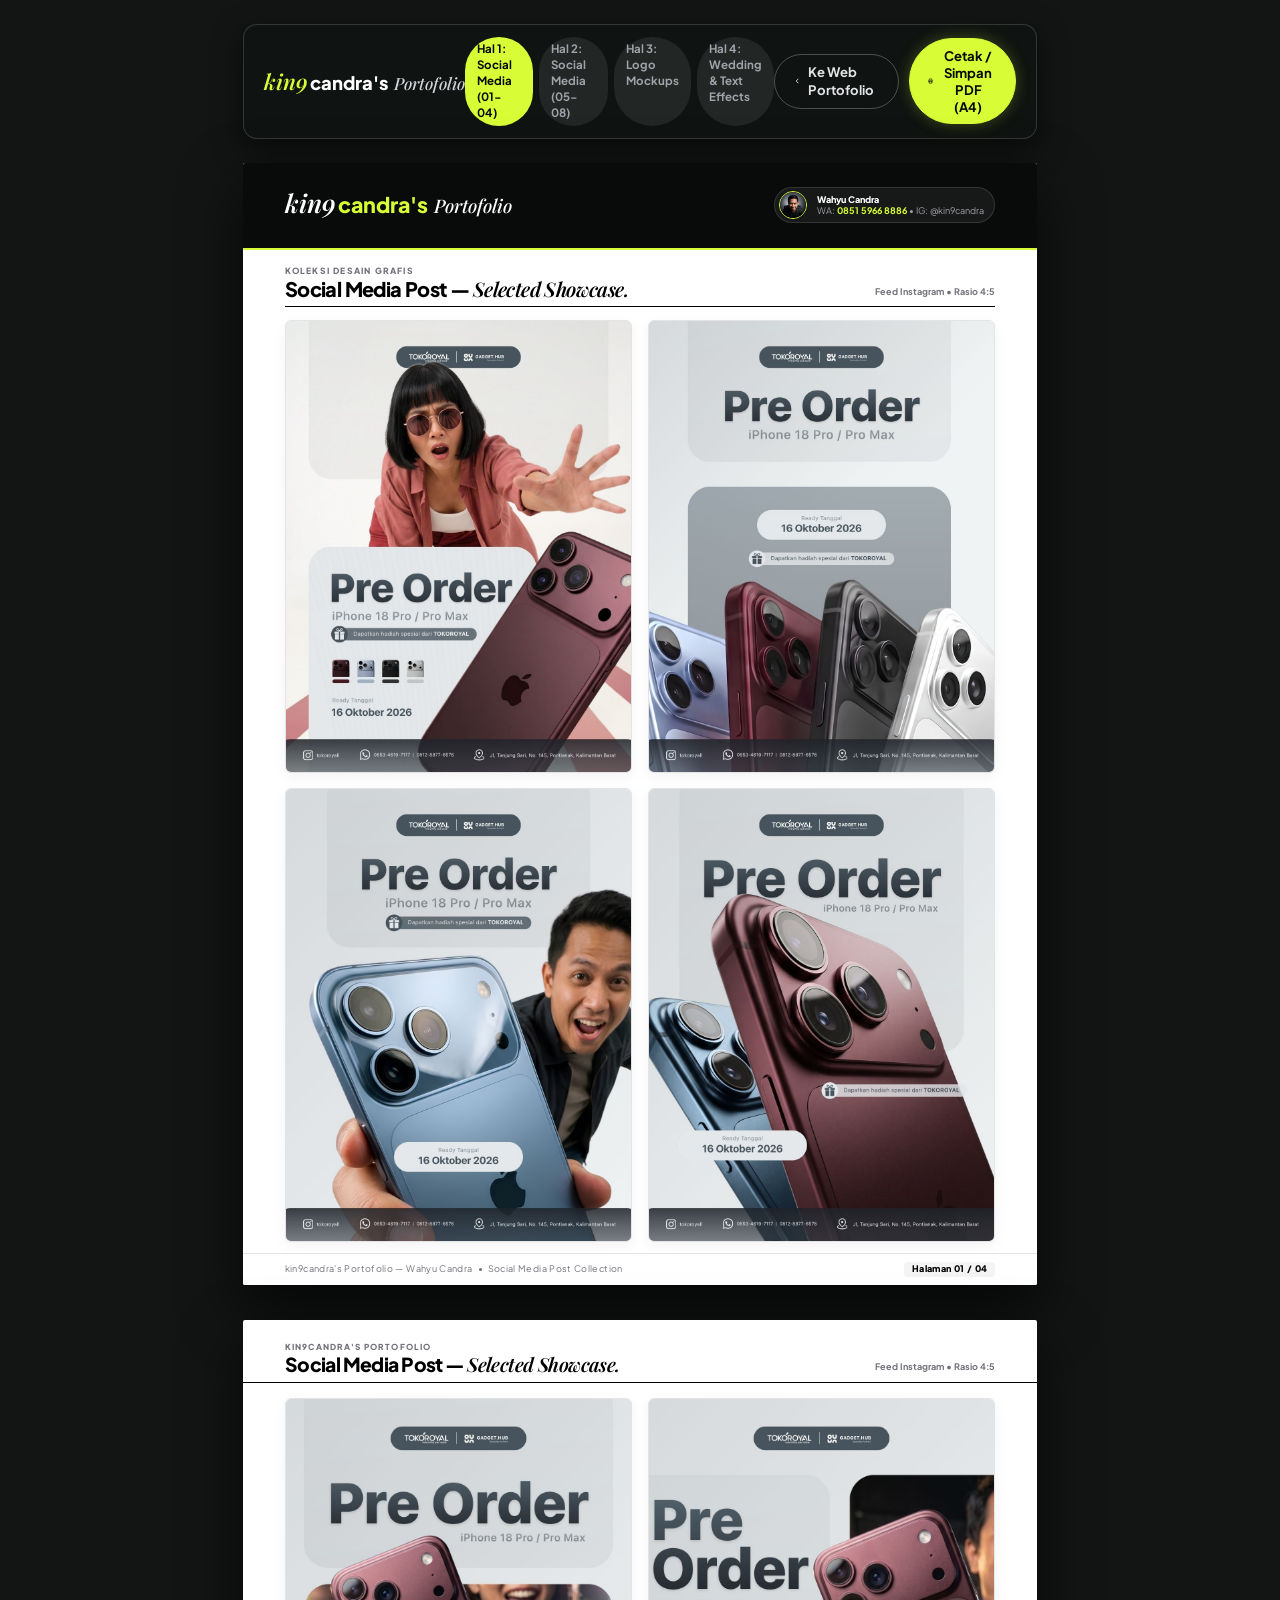
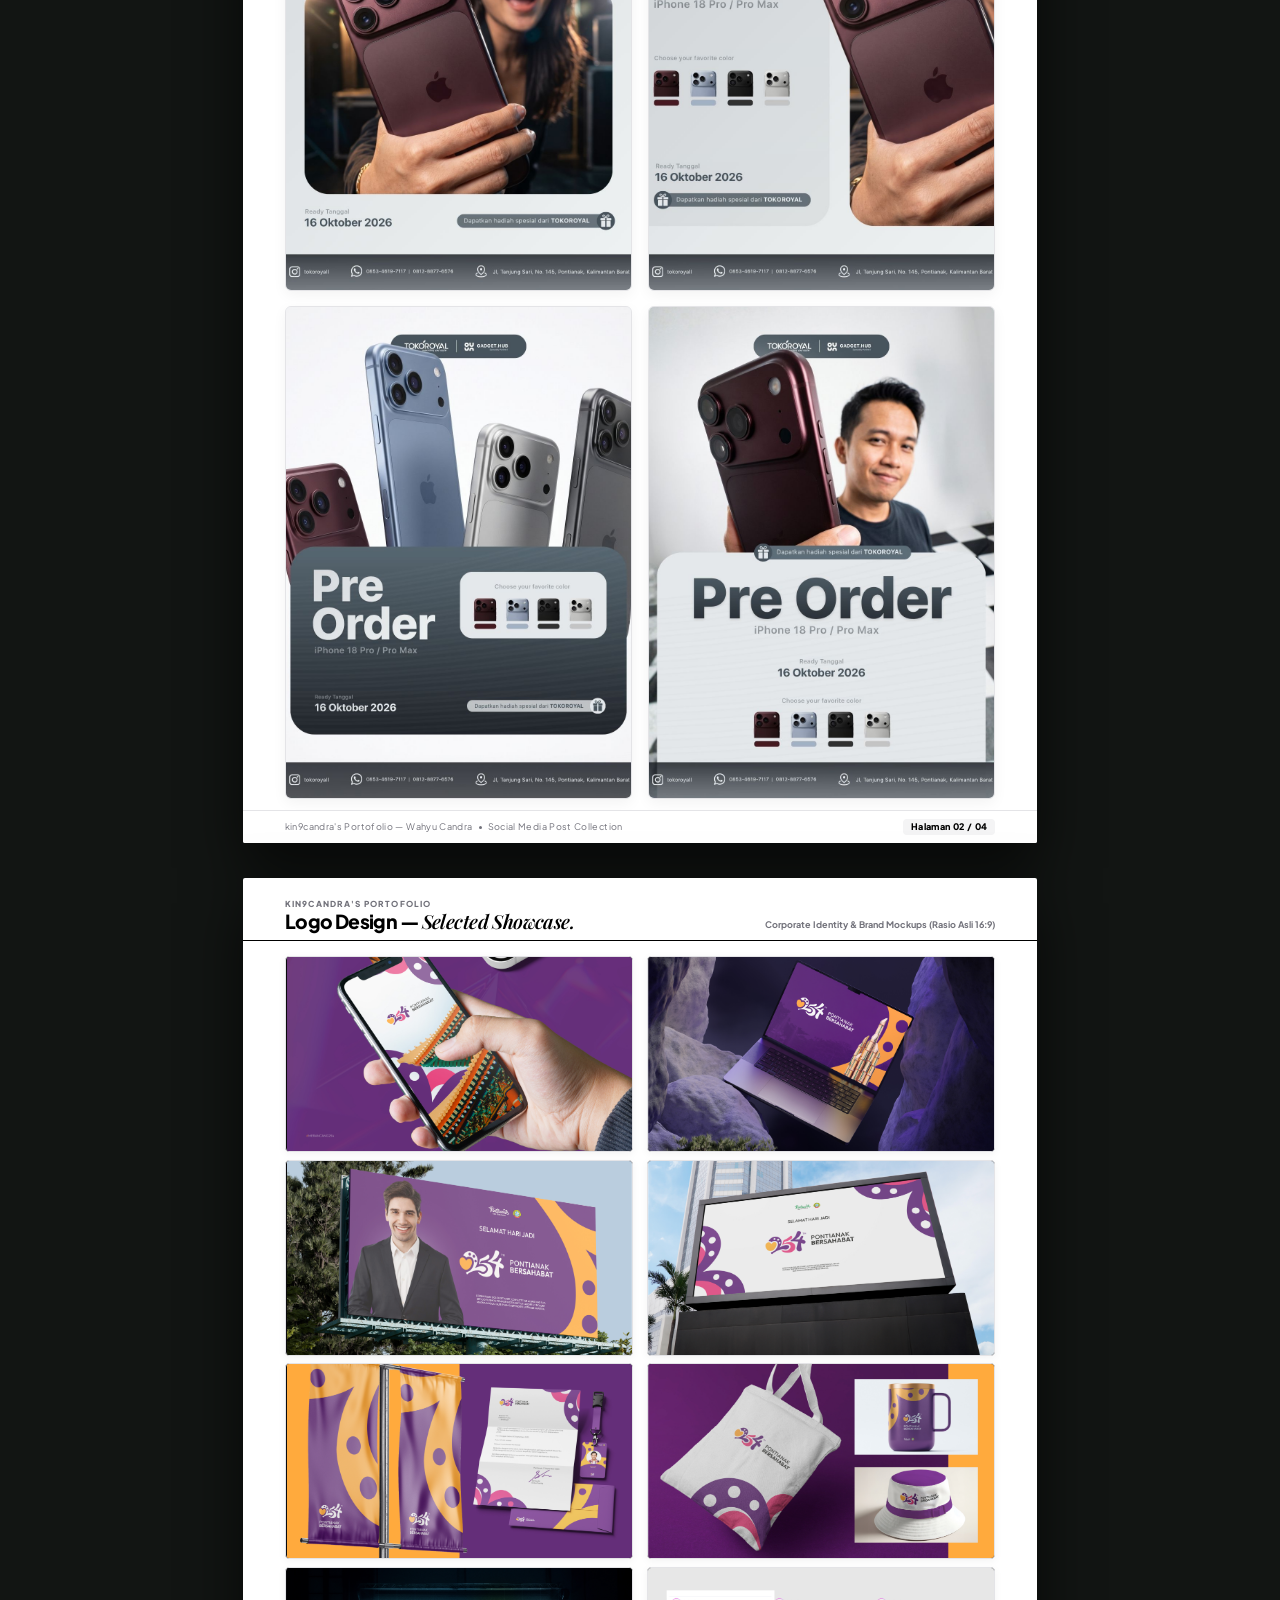
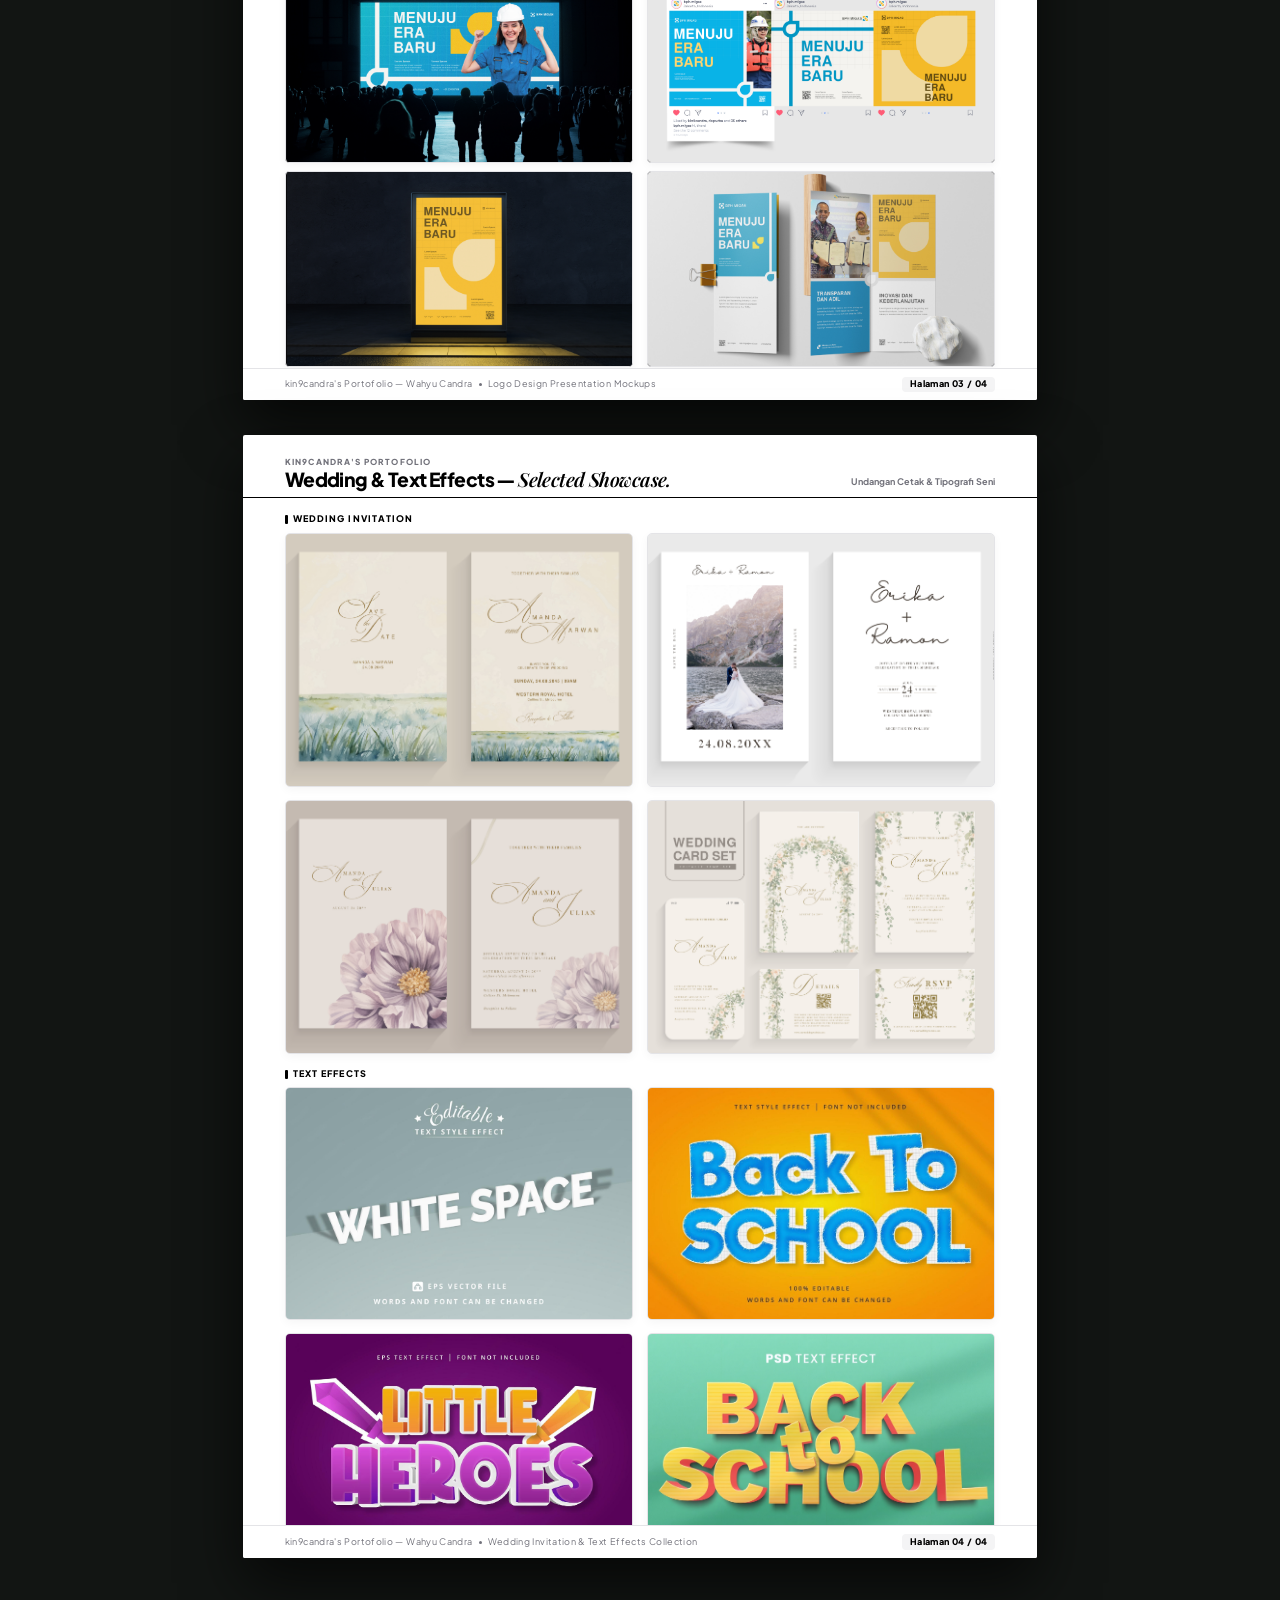
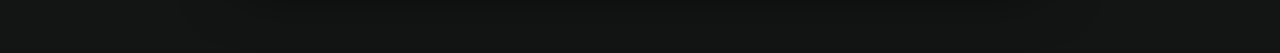
<file: portfolio-a4.html>
<!DOCTYPE html>
<html lang="id">
<head>
  <meta charset="UTF-8">
  <meta name="viewport" content="width=device-width, initial-scale=1.0">
  <title>kin9candra's Portofolio - Desain Grafis A4</title>
  <meta name="description" content="kin9candra's Portofolio - Koleksi Desain Grafis resmi Wahyu Candra dalam format A4.">
  
  <!-- Favicon -->
  <link rel="icon" type="image/png" href="Icon%20Website/Logo%20kin9candra%20white.png">

  <!-- Google Fonts: Plus Jakarta Sans & Playfair Display -->
  <link rel="preconnect" href="https://fonts.googleapis.com">
  <link rel="preconnect" href="https://fonts.gstatic.com" crossorigin>
  <link href="https://fonts.googleapis.com/css2?family=Playfair+Display:ital,wght@0,600;0,700;1,400;1,500;1,600&family=Plus+Jakarta+Sans:wght@300;400;500;600;700;800&display=swap" rel="stylesheet">

  <style>
    /* ===================================================================
       CSS RESET & MINIMALIST FULL-PAGE A4 GALLERY VARIABLES
       =================================================================== */
    *, *::before, *::after {
      box-sizing: border-box;
      margin: 0;
      padding: 0;
    }

    :root {
      --color-dark: #080b09;
      --accent-lime: #d8fc36;
      --color-white: #ffffff;
      --color-text-main: #09090b;
      --color-text-sub: #71717a;
      --color-border: #e4e4e7;
      
      --font-sans: 'Plus Jakarta Sans', -apple-system, BlinkMacSystemFont, sans-serif;
      --font-serif: 'Playfair Display', Georgia, serif;
    }

    body {
      font-family: var(--font-sans);
      background-color: #121513;
      color: var(--color-text-main);
      line-height: 1.4;
      -webkit-font-smoothing: antialiased;
      padding: 24px 15px 60px;
      display: flex;
      flex-direction: column;
      align-items: center;
    }

    /* ===================================================================
       FLOATING ACTION BAR (SCREEN ONLY - HIDDEN IN PRINT)
       =================================================================== */
    .action-bar {
      width: 100%;
      max-width: 210mm;
      display: flex;
      justify-content: space-between;
      align-items: center;
      margin-bottom: 24px;
      padding: 12px 20px;
      background: rgba(16, 20, 18, 0.92);
      backdrop-filter: blur(12px);
      -webkit-backdrop-filter: blur(12px);
      border: 1px solid rgba(255, 255, 255, 0.15);
      border-radius: 14px;
      box-shadow: 0 10px 30px rgba(0, 0, 0, 0.5);
    }

    .action-brand {
      display: inline-flex;
      align-items: baseline;
      text-decoration: none;
    }

    .brand-kin9 {
      font-family: var(--font-serif);
      font-style: italic;
      font-size: 1.35rem;
      font-weight: 600;
      color: var(--accent-lime);
    }

    .brand-candra {
      font-family: var(--font-sans);
      font-weight: 800;
      font-size: 1.15rem;
      color: #ffffff;
      margin-left: 2px;
    }

    .brand-portfolio-tag {
      font-family: var(--font-serif);
      font-style: italic;
      font-size: 1.05rem;
      font-weight: 500;
      color: #d1d5db;
      margin-left: 6px;
    }

    .page-nav-pills {
      display: flex;
      gap: 6px;
    }

    .page-pill {
      font-size: 0.72rem;
      font-weight: 700;
      color: #a1a1aa;
      background: rgba(255, 255, 255, 0.08);
      padding: 4px 12px;
      border-radius: 9999px;
      text-decoration: none;
      transition: all 0.2s;
    }

    .page-pill:hover, .page-pill.active {
      color: #060806;
      background: var(--accent-lime);
    }

    .action-buttons {
      display: flex;
      align-items: center;
      gap: 10px;
    }

    .btn-action {
      display: inline-flex;
      align-items: center;
      gap: 7px;
      padding: 8px 18px;
      border-radius: 9999px;
      font-size: 0.82rem;
      font-weight: 700;
      text-decoration: none;
      cursor: pointer;
      transition: all 0.25s ease;
      font-family: var(--font-sans);
    }

    .btn-back {
      background: transparent;
      color: #e4e4e7;
      border: 1px solid rgba(255, 255, 255, 0.25);
    }

    .btn-back:hover {
      background: rgba(255, 255, 255, 0.1);
      color: #ffffff;
    }

    .btn-print {
      background: var(--accent-lime);
      color: #060806;
      border: 1px solid var(--accent-lime);
      box-shadow: 0 0 15px rgba(216, 252, 54, 0.25);
    }

    .btn-print:hover {
      background: #ffffff;
      border-color: #ffffff;
      transform: translateY(-1px);
      box-shadow: 0 4px 18px rgba(255, 255, 255, 0.35);
    }

    /* ===================================================================
       A4 PAGE CONTAINER SPECIFICATION (EXACT 210mm x 297mm)
       LAYOUT MAKSIMAL: Konten meregang 100% mengisi seluruh tinggi
       =================================================================== */
    .a4-page {
      width: 210mm;
      height: 297mm;
      min-height: 297mm;
      max-height: 297mm;
      background: var(--color-white);
      box-shadow: 0 25px 60px rgba(0, 0, 0, 0.65);
      border-radius: 2px;
      margin-bottom: 35px;
      position: relative;
      overflow: hidden;
      display: flex;
      flex-direction: column;
      justify-content: space-between;
    }

    /* Minimalist Page Footer */
    .page-footer-bar {
      height: 8.5mm;
      padding: 0 11mm;
      background: var(--color-white);
      border-top: 1px solid var(--color-border);
      display: flex;
      justify-content: space-between;
      align-items: center;
      font-size: 6.8pt;
      color: var(--color-text-sub);
      letter-spacing: 0.04em;
      flex-shrink: 0;
    }

    .page-footer-left {
      display: flex;
      align-items: center;
      gap: 6px;
    }

    .page-footer-bullet {
      width: 3px;
      height: 3px;
      border-radius: 50%;
      background: var(--color-text-sub);
    }

    .page-footer-num {
      font-weight: 800;
      color: #000000;
      background: #f4f4f5;
      padding: 1.5px 8px;
      border-radius: 4px;
    }

    /* ===================================================================
       PAGE HEADERS
       =================================================================== */
    .p1-header-dark {
      background-color: var(--color-dark);
      color: #ffffff;
      padding: 6.5mm 11mm;
      display: flex;
      justify-content: space-between;
      align-items: center;
      border-bottom: 2px solid var(--accent-lime);
      flex-shrink: 0;
    }

    .p1-brand-combo {
      display: flex;
      align-items: baseline;
    }

    .p1-brand-kin9 {
      font-family: var(--font-serif);
      font-style: italic;
      font-size: 19pt;
      font-weight: 600;
      color: #ffffff;
      line-height: 1;
    }

    .p1-brand-candra {
      font-family: var(--font-sans);
      font-style: normal;
      font-weight: 800;
      font-size: 16pt;
      color: var(--accent-lime);
      margin-left: 2px;
    }

    .p1-brand-portfolio {
      font-family: var(--font-serif);
      font-style: italic;
      font-size: 14pt;
      font-weight: 500;
      color: #ffffff;
      margin-left: 6px;
    }

    .p1-profile-capsule {
      display: flex;
      align-items: center;
      gap: 10px;
      background: rgba(255, 255, 255, 0.06);
      border: 1px solid rgba(255, 255, 255, 0.12);
      padding: 3px 10px 3px 4px;
      border-radius: 9999px;
    }

    .p1-avatar-mini {
      width: 28px;
      height: 28px;
      border-radius: 50%;
      object-fit: cover;
      object-position: center 10%;
      border: 1.5px solid var(--accent-lime);
    }

    .p1-profile-info {
      display: flex;
      flex-direction: column;
      font-size: 6.8pt;
      line-height: 1.25;
    }

    .p1-profile-name {
      font-weight: 800;
      color: #ffffff;
    }

    .p1-profile-contact {
      color: #a1a1aa;
    }

    .p1-profile-contact strong {
      color: var(--accent-lime);
    }

    /* Minimal Inner Page Header (Pages 2, 3, 4) */
    .page-minimal-header {
      padding: 5.5mm 11mm 2.2mm;
      border-bottom: 1.5px solid #000000;
      display: flex;
      justify-content: space-between;
      align-items: flex-end;
      flex-shrink: 0;
    }

    .pmh-tag {
      font-size: 6.2pt;
      font-weight: 800;
      text-transform: uppercase;
      letter-spacing: 0.14em;
      color: var(--color-text-sub);
      margin-bottom: 0.6mm;
    }

    .pmh-title {
      font-size: 14.5pt;
      font-weight: 800;
      letter-spacing: -0.03em;
      color: #000000;
      line-height: 1;
    }

    .pmh-title em {
      font-family: var(--font-serif);
      font-style: italic;
      font-weight: 600;
    }

    .pmh-meta {
      font-size: 6.8pt;
      font-weight: 700;
      color: var(--color-text-sub);
    }

    /* Sub-header category bar */
    .category-sub-bar {
      display: flex;
      justify-content: space-between;
      align-items: flex-end;
      margin-bottom: 3.5mm;
      padding-bottom: 1.8mm;
      border-bottom: 1.5px solid #000000;
      flex-shrink: 0;
    }

    .csb-tag {
      font-size: 6.4pt;
      font-weight: 800;
      text-transform: uppercase;
      letter-spacing: 0.14em;
      color: var(--color-text-sub);
      margin-bottom: 0.6mm;
    }

    .csb-title {
      font-size: 15pt;
      font-weight: 800;
      letter-spacing: -0.03em;
      color: #000000;
      line-height: 1;
    }

    .csb-title em {
      font-family: var(--font-serif);
      font-style: italic;
      font-weight: 600;
    }

    .csb-meta {
      font-size: 6.8pt;
      font-weight: 700;
      color: var(--color-text-sub);
    }

    /* ===================================================================
       PAGE BODIES (FLEX: 1 TO FILL ENTIRE HEIGHT WITH ZERO EMPTY GAP)
       =================================================================== */
    .page-full-body {
      padding: 4mm 11mm 0;
      flex: 1;
      display: flex;
      flex-direction: column;
      overflow: hidden;
    }

    /* 2x2 Grid (Fills 100% available vertical space) */
    .grid-2x2-full {
      display: grid;
      grid-template-columns: 1fr 1fr;
      grid-template-rows: 1fr 1fr;
      gap: 4mm;
      flex: 1;
      height: 100%;
      margin-bottom: 3mm;
    }

    .art-frame-box {
      width: 100%;
      height: 100%;
      border-radius: 6px;
      overflow: hidden;
      background: #f1f5f9;
      border: 1px solid var(--color-border);
      box-shadow: 0 4px 14px rgba(0, 0, 0, 0.05);
    }

    .art-frame-box img {
      width: 100%;
      height: 100%;
      object-fit: cover;
      display: block;
    }

    /* Darker frame for 16:9 Logo Mockups */
    .art-frame-dark {
      background: #09090b;
    }

    /* 16:9 Native Aspect Ratio Logo Grid (5 Rows x 2 Columns = 10 Professional Mockup Slides) */
    .logo-mockup-10grid {
      display: grid;
      grid-template-columns: 1fr 1fr;
      grid-template-rows: repeat(5, 1fr);
      gap: 2mm 3.5mm;
      flex: 1;
      height: 100%;
      margin-bottom: 2mm;
    }

    .logo-frame-16x9 {
      width: 100%;
      height: 100%;
      aspect-ratio: 16 / 9;
      border-radius: 4px;
      overflow: hidden;
      background: #09090b;
      border: 1px solid var(--color-border);
      box-shadow: 0 2px 8px rgba(0, 0, 0, 0.05);
    }

    .logo-frame-16x9 img {
      width: 100%;
      height: 100%;
      object-fit: contain;
      display: block;
    }

    /* ===================================================================
       PAGE 4: WEDDING (4) & TEXT EFFECTS (4) + CONTACT STRIP
       =================================================================== */
    .p4-section-label {
      font-size: 6.8pt;
      font-weight: 800;
      letter-spacing: 0.12em;
      text-transform: uppercase;
      color: #000000;
      margin-bottom: 1.8mm;
      display: flex;
      align-items: center;
      gap: 5px;
      flex-shrink: 0;
    }

    .p4-section-label::before {
      content: "";
      width: 3px;
      height: 9px;
      background: #000000;
      border-radius: 1px;
    }

    .p4-double-row-grid {
      display: grid;
      grid-template-columns: 1fr 1fr;
      grid-template-rows: 1fr 1fr;
      gap: 3.5mm;
      flex: 1;
      margin-bottom: 3.5mm;
    }

    .p4-art-frame {
      width: 100%;
      height: 100%;
      border-radius: 5px;
      overflow: hidden;
      background: #f1f5f9;
      border: 1px solid var(--color-border);
      box-shadow: 0 3px 10px rgba(0, 0, 0, 0.04);
    }

    .p4-art-frame img {
      width: 100%;
      height: 100%;
      object-fit: cover;
      display: block;
    }

    /* Minimalist General Contact Strip (No unneeded text) */
    .p4-contact-card {
      background: var(--color-dark);
      color: #ffffff;
      border-radius: 7px;
      padding: 3.5mm 5.5mm;
      border: 1px solid rgba(216, 252, 54, 0.35);
      display: flex;
      justify-content: space-between;
      align-items: center;
      margin-bottom: 3mm;
      flex-shrink: 0;
    }

    .p4-contact-name {
      font-size: 10pt;
      font-weight: 800;
      color: #ffffff;
      letter-spacing: -0.01em;
    }

    .p4-contact-name span {
      color: var(--accent-lime);
    }

    .p4-contact-pills {
      display: flex;
      gap: 5mm;
    }

    .p4-pill-item {
      display: flex;
      flex-direction: column;
    }

    .p4-pill-lbl {
      font-size: 5.5pt;
      font-weight: 700;
      text-transform: uppercase;
      color: #9ca3af;
    }

    .p4-pill-val {
      font-size: 7.2pt;
      font-weight: 800;
      color: #ffffff;
    }

    .p4-pill-val.accent {
      color: var(--accent-lime);
    }

    /* ===================================================================
       PRINT MEDIA CONFIGURATION (EXACT 4-PAGE A4 OUTPUT)
       =================================================================== */
    @page {
      size: A4 portrait;
      margin: 0;
    }

    @media print {
      html, body {
        background: none !important;
        padding: 0 !important;
        margin: 0 !important;
        width: 210mm !important;
      }

      .no-print {
        display: none !important;
      }

      .a4-page {
        box-shadow: none !important;
        border-radius: 0 !important;
        margin: 0 !important;
        width: 210mm !important;
        height: 297mm !important;
        min-height: 297mm !important;
        max-height: 297mm !important;
        page-break-after: always !important;
        page-break-inside: avoid !important;
      }

      .a4-page:last-child {
        page-break-after: avoid !important;
      }
    }
  </style>
</head>
<body>

  <!-- ===================================================================
       Floating Action Bar (Disembunyikan Otomatis Saat Cetak / Save PDF)
       =================================================================== -->
  <aside class="action-bar no-print" aria-label="Aksi Portofolio A4">
    <a href="index.html" class="action-brand">
      <span class="brand-kin9">kin9</span><span class="brand-candra">candra's</span>
      <span class="brand-portfolio-tag">Portofolio</span>
    </a>

    <div class="page-nav-pills">
      <a href="#page1" class="page-pill active">Hal 1: Social Media (01-04)</a>
      <a href="#page2" class="page-pill">Hal 2: Social Media (05-08)</a>
      <a href="#page3" class="page-pill">Hal 3: Logo Mockups</a>
      <a href="#page4" class="page-pill">Hal 4: Wedding &amp; Text Effects</a>
    </div>

    <div class="action-buttons">
      <a href="index.html" class="btn-action btn-back">
        <svg width="14" height="14" viewBox="0 0 24 24" fill="none" stroke="currentColor" stroke-width="2.5"><polyline points="15 18 9 12 15 6"></polyline></svg>
        <span>Ke Web Portofolio</span>
      </a>
      <button type="button" class="btn-action btn-print" onclick="window.print()">
        <svg width="14" height="14" viewBox="0 0 24 24" fill="none" stroke="currentColor" stroke-width="2.5"><polyline points="6 9 6 2 18 2 18 9"></polyline><path d="M6 18H4a2 2 0 0 1-2-2v-5a2 2 0 0 1 2-2h16a2 2 0 0 1 2 2v5a2 2 0 0 1-2 2h-2"></path><rect x="6" y="14" width="12" height="8"></rect></svg>
        <span>Cetak / Simpan PDF (A4)</span>
      </button>
    </div>
  </aside>


  <!-- ===================================================================
       HALAMAN 1: SOCIAL MEDIA POST (KARYA 1-4, GRID 2x2 PENUH 100%)
       =================================================================== -->
  <article class="a4-page" id="page1">
    
    <!-- Header Dark: kin9candra's Portofolio -->
    <header class="p1-header-dark">
      <div class="p1-brand-combo">
        <span class="p1-brand-kin9">kin9</span><span class="p1-brand-candra">candra's</span>
        <span class="p1-brand-portfolio">Portofolio</span>
      </div>

      <!-- Designer Profile Capsule -->
      <div class="p1-profile-capsule">
        <img src="Headline/Wahyu_Candra_CV.jpg" alt="Wahyu Candra" class="p1-avatar-mini">
        <div class="p1-profile-info">
          <span class="p1-profile-name">Wahyu Candra</span>
          <span class="p1-profile-contact">WA: <strong>0851 5966 8886</strong> &bull; IG: @kin9candra</span>
        </div>
      </div>
    </header>

    <!-- Page 1 Body: Meregang Penuh Mengisi 100% Tinggi Halaman -->
    <main class="page-full-body">
      
      <!-- Sub Category Header -->
      <div class="category-sub-bar">
        <div>
          <div class="csb-tag">Koleksi Desain Grafis</div>
          <h1 class="csb-title">Social Media Post &mdash; <em>Selected Showcase.</em></h1>
        </div>
        <div class="csb-meta">
          Feed Instagram &bull; Rasio 4:5
        </div>
      </div>

      <!-- 2x2 Grid: 4 Karya Penuh (8.jpg, 1.jpg, 2.jpg, 3.jpg) Tanpa Teks di Bawah -->
      <section class="grid-2x2-full">
        <div class="art-frame-box">
          <img src="Social%20Media%20Post/8.jpg" alt="Social Media Post 08">
        </div>
        <div class="art-frame-box">
          <img src="Social%20Media%20Post/1.jpg" alt="Social Media Post 01">
        </div>
        <div class="art-frame-box">
          <img src="Social%20Media%20Post/2.jpg" alt="Social Media Post 02">
        </div>
        <div class="art-frame-box">
          <img src="Social%20Media%20Post/3.jpg" alt="Social Media Post 03">
        </div>
      </section>

    </main>

    <!-- Page 1 Footer Bar -->
    <footer class="page-footer-bar">
      <div class="page-footer-left">
        <span>kin9candra's Portofolio &mdash; Wahyu Candra</span>
        <span class="page-footer-bullet"></span>
        <span>Social Media Post Collection</span>
      </div>
      <div class="page-footer-num">Halaman 01 / 04</div>
    </footer>

  </article>


  <!-- ===================================================================
       HALAMAN 2: SOCIAL MEDIA POST (KARYA 5-8, GRID 2x2 PENUH 100%)
       =================================================================== -->
  <article class="a4-page" id="page2">
    
    <!-- Minimal Header: kin9candra's Portofolio -->
    <header class="page-minimal-header">
      <div>
        <div class="pmh-tag">kin9candra's Portofolio</div>
        <h2 class="pmh-title">Social Media Post &mdash; <em>Selected Showcase.</em></h2>
      </div>
      <div class="pmh-meta">
        Feed Instagram &bull; Rasio 4:5
      </div>
    </header>

    <!-- Page 2 Body: Meregang Penuh Mengisi 100% Tinggi Halaman -->
    <main class="page-full-body">
      
      <!-- 2x2 Grid: 4 Karya Penuh (4.jpg, 5.jpg, 6.jpg, 7.jpg) Tanpa Teks di Bawah -->
      <section class="grid-2x2-full">
        <div class="art-frame-box">
          <img src="Social%20Media%20Post/4.jpg" alt="Social Media Post 04">
        </div>
        <div class="art-frame-box">
          <img src="Social%20Media%20Post/5.jpg" alt="Social Media Post 05">
        </div>
        <div class="art-frame-box">
          <img src="Social%20Media%20Post/6.jpg" alt="Social Media Post 06">
        </div>
        <div class="art-frame-box">
          <img src="Social%20Media%20Post/7.jpg" alt="Social Media Post 07">
        </div>
      </section>

    </main>

    <!-- Page 2 Footer Bar -->
    <footer class="page-footer-bar">
      <div class="page-footer-left">
        <span>kin9candra's Portofolio &mdash; Wahyu Candra</span>
        <span class="page-footer-bullet"></span>
        <span>Social Media Post Collection</span>
      </div>
      <div class="page-footer-num">Halaman 02 / 04</div>
    </footer>

  </article>


  <!-- ===================================================================
       HALAMAN 3: LOGO DESIGN MOCKUPS (RASIO ASLI 16:9, 10 SLIDE LENGKAP PENUH)
       =================================================================== -->
  <article class="a4-page" id="page3">
    
    <!-- Minimal Header: kin9candra's Portofolio -->
    <header class="page-minimal-header">
      <div>
        <div class="pmh-tag">kin9candra's Portofolio</div>
        <h2 class="pmh-title">Logo Design &mdash; <em>Selected Showcase.</em></h2>
      </div>
      <div class="pmh-meta">
        Corporate Identity &amp; Brand Mockups (Rasio Asli 16:9)
      </div>
    </header>

    <!-- Page 3 Body: Meregang Penuh Mengisi 100% Tinggi Halaman Tanpa Terpotong -->
    <main class="page-full-body">
      
      <!-- 5 Rows x 2 Columns = 10 Mockup Slides Sesuai Ukuran Asli 16:9 -->
      <section class="logo-mockup-10grid">
        
        <!-- PROJEK 1 Mockup 23 -->
        <div class="logo-frame-16x9">
          <img src="Logo/PROJEK%201/PENJELASAN%20IDENTITAS%20VISUAL%20PONTIANAK%20254-23.jpg" alt="Logo Mockup Pontianak 254 - Slide 23">
        </div>

        <!-- PROJEK 1 Mockup 24 -->
        <div class="logo-frame-16x9">
          <img src="Logo/PROJEK%201/PENJELASAN%20IDENTITAS%20VISUAL%20PONTIANAK%20254-24.jpg" alt="Logo Mockup Pontianak 254 - Slide 24">
        </div>

        <!-- PROJEK 1 Mockup 25 -->
        <div class="logo-frame-16x9">
          <img src="Logo/PROJEK%201/PENJELASAN%20IDENTITAS%20VISUAL%20PONTIANAK%20254-25.jpg" alt="Logo Mockup Pontianak 254 - Slide 25">
        </div>

        <!-- PROJEK 1 Mockup 26 -->
        <div class="logo-frame-16x9">
          <img src="Logo/PROJEK%201/PENJELASAN%20IDENTITAS%20VISUAL%20PONTIANAK%20254-26.jpg" alt="Logo Mockup Pontianak 254 - Slide 26">
        </div>

        <!-- PROJEK 1 Mockup 27 -->
        <div class="logo-frame-16x9">
          <img src="Logo/PROJEK%201/PENJELASAN%20IDENTITAS%20VISUAL%20PONTIANAK%20254-27.jpg" alt="Logo Mockup Pontianak 254 - Slide 27">
        </div>

        <!-- PROJEK 1 Mockup 28 -->
        <div class="logo-frame-16x9">
          <img src="Logo/PROJEK%201/PENJELASAN%20IDENTITAS%20VISUAL%20PONTIANAK%20254-28.jpg" alt="Logo Mockup Pontianak 254 - Slide 28">
        </div>

        <!-- PROJEK 2 Mockup 21 -->
        <div class="logo-frame-16x9">
          <img src="Logo/PROJEK%202/LOGO%20PRESENTATION%20STYLE%201-21.jpg" alt="Logo Mockup Style 1 - Slide 21">
        </div>

        <!-- PROJEK 2 Mockup 22 -->
        <div class="logo-frame-16x9">
          <img src="Logo/PROJEK%202/LOGO%20PRESENTATION%20STYLE%201-22.jpg" alt="Logo Mockup Style 1 - Slide 22">
        </div>

        <!-- PROJEK 2 Mockup 23 -->
        <div class="logo-frame-16x9">
          <img src="Logo/PROJEK%202/LOGO%20PRESENTATION%20STYLE%201-23.jpg" alt="Logo Mockup Style 1 - Slide 23">
        </div>

        <!-- PROJEK 2 Mockup 24 -->
        <div class="logo-frame-16x9">
          <img src="Logo/PROJEK%202/LOGO%20PRESENTATION%20STYLE%201-24.jpg" alt="Logo Mockup Style 1 - Slide 24">
        </div>

      </section>

    </main>

    <!-- Page 3 Footer Bar -->
    <footer class="page-footer-bar">
      <div class="page-footer-left">
        <span>kin9candra's Portofolio &mdash; Wahyu Candra</span>
        <span class="page-footer-bullet"></span>
        <span>Logo Design Presentation Mockups</span>
      </div>
      <div class="page-footer-num">Halaman 03 / 04</div>
    </footer>

  </article>


  <!-- ===================================================================
       HALAMAN 4: WEDDING (4) & TEXT EFFECTS (4) + KONTAK (PENUH 100%)
       =================================================================== -->
  <article class="a4-page" id="page4">
    
    <!-- Minimal Header: kin9candra's Portofolio -->
    <header class="page-minimal-header">
      <div>
        <div class="pmh-tag">kin9candra's Portofolio</div>
        <h2 class="pmh-title">Wedding &amp; Text Effects &mdash; <em>Selected Showcase.</em></h2>
      </div>
      <div class="pmh-meta">
        Undangan Cetak &amp; Tipografi Seni
      </div>
    </header>

    <!-- Page 4 Body: Meregang Penuh Mengisi 100% Tinggi Halaman -->
    <main class="page-full-body">
      
      <!-- Category 1: Wedding Invitation (4 Samples in 2x2 Grid) -->
      <div class="p4-section-label">Wedding Invitation</div>
      <section class="p4-double-row-grid">
        <div class="p4-art-frame">
          <img src="Wedding%20Invitation/INVITATION%20TEMPLATE%20188.jpg" alt="Wedding Invitation 188">
        </div>
        <div class="p4-art-frame">
          <img src="Wedding%20Invitation/INVITATION%20TEMPLATE%20210.jpg" alt="Wedding Invitation 210">
        </div>
        <div class="p4-art-frame">
          <img src="Wedding%20Invitation/INVITATION%20TEMPLATE%20241.jpg" alt="Wedding Invitation 241">
        </div>
        <div class="p4-art-frame">
          <img src="Wedding%20Invitation/INVITATION%20TEMPLATE%20346.jpg" alt="Wedding Invitation 346">
        </div>
      </section>

      <!-- Category 2: Text Effects (4 Samples in 2x2 Grid) -->
      <div class="p4-section-label">Text Effects</div>
      <section class="p4-double-row-grid">
        <div class="p4-art-frame">
          <img src="Text%20Effect/wmremove-transformed%20(3).jpeg" alt="Text Effect 03">
        </div>
        <div class="p4-art-frame">
          <img src="Text%20Effect/wmremove-transformed%20(4).jpeg" alt="Text Effect 04">
        </div>
        <div class="p4-art-frame">
          <img src="Text%20Effect/wmremove-transformed%20(5).jpeg" alt="Text Effect 05">
        </div>
        <div class="p4-art-frame">
          <img src="Text%20Effect/upscalemedia-transformed%20(1).jpeg" alt="Text Effect 01">
        </div>
      </section>

      <!-- Minimalist Contact Card (Tanpa teks penawaran yang tidak perlu) -->
      <section class="p4-contact-card">
        <div class="p4-contact-name">Wahyu Candra &mdash; <span>Graphic Designer</span></div>

        <div class="p4-contact-pills">
          <div class="p4-pill-item">
            <span class="p4-pill-lbl">WhatsApp</span>
            <span class="p4-pill-val accent">0851 5966 8886</span>
          </div>
          <div class="p4-pill-item">
            <span class="p4-pill-lbl">Instagram</span>
            <span class="p4-pill-val accent">@kin9candra</span>
          </div>
          <div class="p4-pill-item">
            <span class="p4-pill-lbl">Email</span>
            <span class="p4-pill-val">kin9candra@gmail.com</span>
          </div>
          <div class="p4-pill-item">
            <span class="p4-pill-lbl">Portofolio</span>
            <span class="p4-pill-val">kin9candra.github.io</span>
          </div>
        </div>
      </section>

    </main>

    <!-- Page 4 Footer Bar -->
    <footer class="page-footer-bar">
      <div class="page-footer-left">
        <span>kin9candra's Portofolio &mdash; Wahyu Candra</span>
        <span class="page-footer-bullet"></span>
        <span>Wedding Invitation &amp; Text Effects Collection</span>
      </div>
      <div class="page-footer-num">Halaman 04 / 04</div>
    </footer>

  </article>

</body>
</html>
</file>
